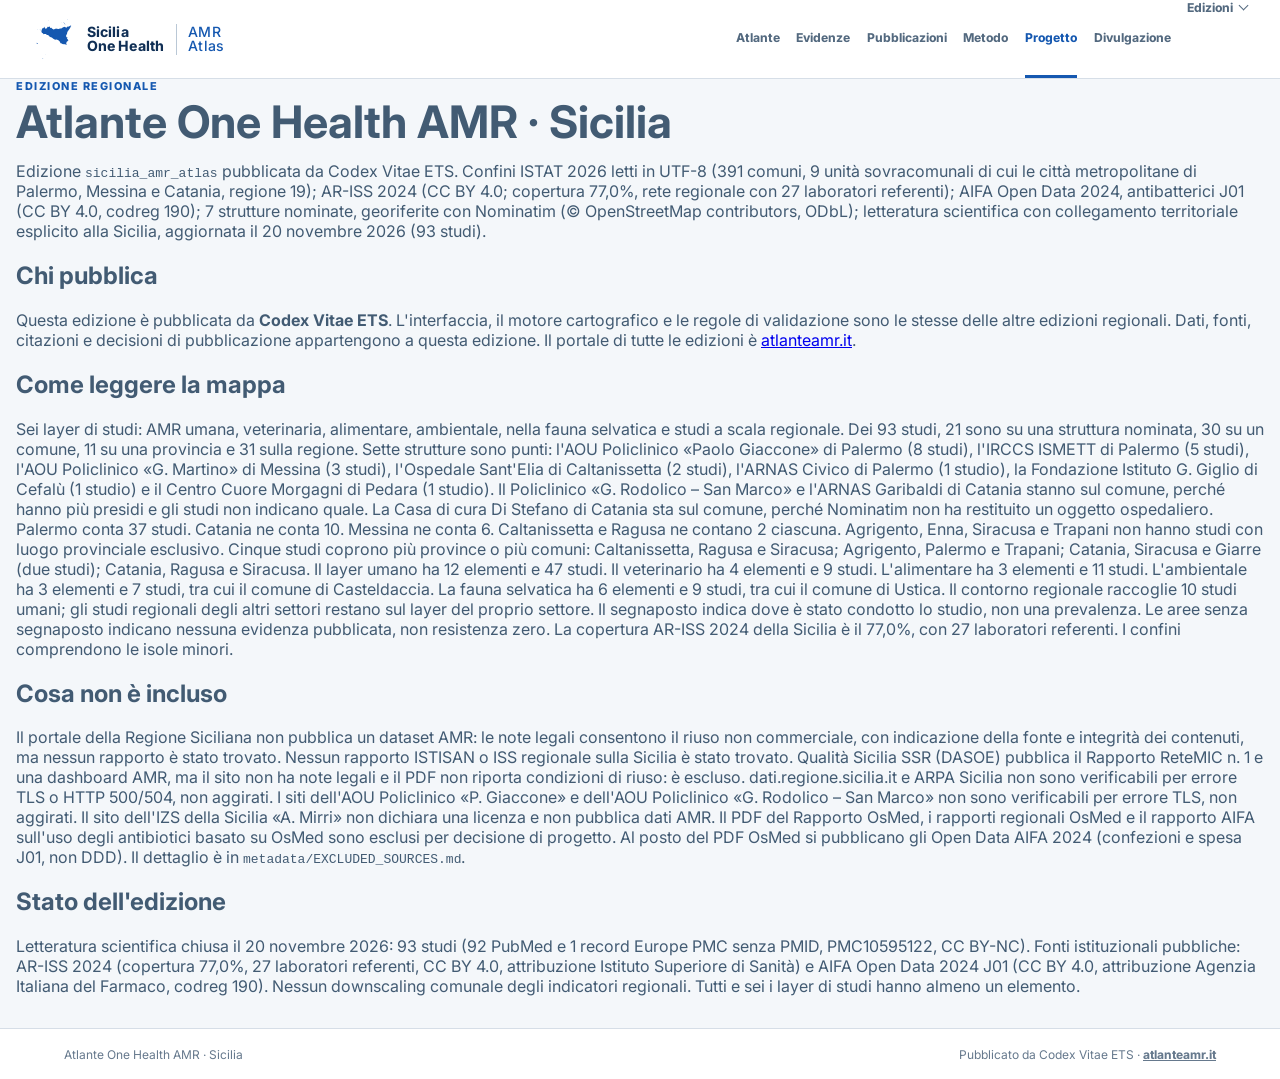
<file: about.html>
<!doctype html>
<html lang="it">
<head>
  <meta charset="utf-8"><meta name="author" content="Codex Vitae ETS">
  <meta name="viewport" content="width=device-width, initial-scale=1">
  <title>Progetto · Atlante One Health AMR · Sicilia</title>
  <link rel="icon" href="data:,">
  
  <link rel="stylesheet" href="assets/styles.css">
  <link rel="stylesheet" href="assets/regional-base.css">
</head>
<body class="evidence-page">
  <header class="global-site-header"><div class="global-header-inner"><a class="global-brand" href="index.html" aria-label="Atlante One Health AMR · Sicilia"><span class="brand-code brand-code-icon" style="--brand-icon:url('public/brand/sicilia-region-mark.svg')" aria-hidden="true">SIC</span><span class="global-brand-name">Sicilia<br>One Health</span><span class="global-brand-divider" aria-hidden="true"></span><span class="global-brand-atlas">AMR<br>Atlas</span></a><nav class="global-nav" aria-label="Navigazione principale"><a href="index.html">Atlante</a><a href="evidence.html">Evidenze</a><a href="publications.html">Pubblicazioni</a><a href="methodology.html">Metodo</a><a class="active" href="about.html">Progetto</a><a href="dissemination.html">Divulgazione</a><details class="region-menu"><summary>Edizioni</summary><div class="region-menu-panel"><a class="portal-link" href="https://atlanteamr.it/"><img src="public/brand/italia-mark.svg" alt="" aria-hidden="true"><span>Portale nazionale</span></a><a data-edition="valle-d-aosta" href="https://valle-d-aosta.atlanteamr.it/"><img src="public/brand/valle-d-aosta-region-mark.svg" alt="" aria-hidden="true">Valle d'Aosta</a><a data-edition="piemonte" href="https://piemonte.atlanteamr.it/"><img src="public/brand/piemonte-region-mark.svg" alt="" aria-hidden="true">Piemonte</a><a data-edition="lombardia" href="https://lombardia.atlanteamr.it/"><img src="public/brand/lombardia-region-mark.svg" alt="" aria-hidden="true">Lombardia</a><a data-edition="trentino-alto-adige" href="https://trentino-alto-adige.atlanteamr.it/"><img src="public/brand/trentino-alto-adige-region-mark.svg" alt="" aria-hidden="true">Trentino-Alto Adige</a><a data-edition="veneto" href="https://veneto.atlanteamr.it/"><img src="public/brand/veneto-region-mark.svg" alt="" aria-hidden="true">Veneto</a><a data-edition="friuli-venezia-giulia" href="https://friuli-venezia-giulia.atlanteamr.it/"><img src="public/brand/friuli-venezia-giulia-region-mark.svg" alt="" aria-hidden="true">Friuli Venezia Giulia</a><a data-edition="liguria" href="https://liguria.atlanteamr.it/"><img src="public/brand/liguria-region-mark.svg" alt="" aria-hidden="true">Liguria</a><a data-edition="emilia-romagna" href="https://emilia-romagna.atlanteamr.it/"><img src="public/brand/emilia-romagna-region-mark.svg" alt="" aria-hidden="true">Emilia-Romagna</a><a data-edition="toscana" href="https://toscana.atlanteamr.it/"><img src="public/brand/toscana-region-mark.svg" alt="" aria-hidden="true">Toscana</a><a data-edition="umbria" href="https://umbria.atlanteamr.it/"><img src="public/brand/umbria-region-mark.svg" alt="" aria-hidden="true">Umbria</a><a data-edition="marche" href="https://marche.atlanteamr.it/"><img src="public/brand/marche-region-mark.svg" alt="" aria-hidden="true">Marche</a><a data-edition="lazio" href="https://lazio.atlanteamr.it/"><img src="public/brand/lazio-region-mark.svg" alt="" aria-hidden="true">Lazio</a><a data-edition="abruzzo" href="https://abruzzo.atlanteamr.it/"><img src="public/brand/abruzzo-region-mark.svg" alt="" aria-hidden="true">Abruzzo</a><a data-edition="molise" href="https://molise.atlanteamr.it/"><img src="public/brand/molise-region-mark.svg" alt="" aria-hidden="true">Molise</a><a data-edition="campania" href="https://campania.atlanteamr.it/"><img src="public/brand/campania-region-mark.svg" alt="" aria-hidden="true">Campania</a><a data-edition="puglia" href="https://puglia.atlanteamr.it/"><img src="public/brand/puglia-region-mark.svg" alt="" aria-hidden="true">Puglia</a><a data-edition="basilicata" href="https://basilicata.atlanteamr.it/"><img src="public/brand/basilicata-region-mark.svg" alt="" aria-hidden="true">Basilicata</a><a data-edition="calabria" href="https://calabria.atlanteamr.it/"><img src="public/brand/calabria-region-mark.svg" alt="" aria-hidden="true">Calabria</a><span class="is-current" aria-current="page"><img src="public/brand/sicilia-region-mark.svg" alt="" aria-hidden="true"><span>Sicilia <small>Questa edizione</small></span></span><a data-edition="sardegna" href="https://sardegna.atlanteamr.it/"><img src="public/brand/sardinia-island-icon.png" alt="" aria-hidden="true" class="is-sardegna">Sardegna</a></div></details></nav></div></header>
  
  <main class="about-shell"><header class="about-hero"><p class="section-kicker">EDIZIONE REGIONALE</p><h1>Atlante One Health AMR · Sicilia</h1><p>Edizione <code>sicilia_amr_atlas</code> pubblicata da Codex Vitae ETS. Confini ISTAT 2026 letti in UTF-8 (391 comuni, 9 unità sovracomunali di cui le città metropolitane di Palermo, Messina e Catania, regione 19); AR-ISS 2024 (CC BY 4.0; copertura 77,0%, rete regionale con 27 laboratori referenti); AIFA Open Data 2024, antibatterici J01 (CC BY 4.0, codreg 190); 7 strutture nominate, georiferite con Nominatim (© OpenStreetMap contributors, ODbL); letteratura scientifica con collegamento territoriale esplicito alla Sicilia, aggiornata il 20 novembre 2026 (93 studi).</p></header><section class="about-section"><h2>Chi pubblica</h2><p>Questa edizione è pubblicata da <strong>Codex Vitae ETS</strong>. L'interfaccia, il motore cartografico e le regole di validazione sono le stesse delle altre edizioni regionali. Dati, fonti, citazioni e decisioni di pubblicazione appartengono a questa edizione. Il portale di tutte le edizioni è <a href="https://atlanteamr.it">atlanteamr.it</a>.</p></section><section class="about-section"><h2>Come leggere la mappa</h2><p>Sei layer di studi: AMR umana, veterinaria, alimentare, ambientale, nella fauna selvatica e studi a scala regionale. Dei 93 studi, 21 sono su una struttura nominata, 30 su un comune, 11 su una provincia e 31 sulla regione. Sette strutture sono punti: l'AOU Policlinico «Paolo Giaccone» di Palermo (8 studi), l'IRCCS ISMETT di Palermo (5 studi), l'AOU Policlinico «G. Martino» di Messina (3 studi), l'Ospedale Sant'Elia di Caltanissetta (2 studi), l'ARNAS Civico di Palermo (1 studio), la Fondazione Istituto G. Giglio di Cefalù (1 studio) e il Centro Cuore Morgagni di Pedara (1 studio). Il Policlinico «G. Rodolico – San Marco» e l'ARNAS Garibaldi di Catania stanno sul comune, perché hanno più presidi e gli studi non indicano quale. La Casa di cura Di Stefano di Catania sta sul comune, perché Nominatim non ha restituito un oggetto ospedaliero. Palermo conta 37 studi. Catania ne conta 10. Messina ne conta 6. Caltanissetta e Ragusa ne contano 2 ciascuna. Agrigento, Enna, Siracusa e Trapani non hanno studi con luogo provinciale esclusivo. Cinque studi coprono più province o più comuni: Caltanissetta, Ragusa e Siracusa; Agrigento, Palermo e Trapani; Catania, Siracusa e Giarre (due studi); Catania, Ragusa e Siracusa. Il layer umano ha 12 elementi e 47 studi. Il veterinario ha 4 elementi e 9 studi. L'alimentare ha 3 elementi e 11 studi. L'ambientale ha 3 elementi e 7 studi, tra cui il comune di Casteldaccia. La fauna selvatica ha 6 elementi e 9 studi, tra cui il comune di Ustica. Il contorno regionale raccoglie 10 studi umani; gli studi regionali degli altri settori restano sul layer del proprio settore. Il segnaposto indica dove è stato condotto lo studio, non una prevalenza. Le aree senza segnaposto indicano nessuna evidenza pubblicata, non resistenza zero. La copertura AR-ISS 2024 della Sicilia è il 77,0%, con 27 laboratori referenti. I confini comprendono le isole minori.</p></section><section class="about-section"><h2>Cosa non è incluso</h2><p>Il portale della Regione Siciliana non pubblica un dataset AMR: le note legali consentono il riuso non commerciale, con indicazione della fonte e integrità dei contenuti, ma nessun rapporto è stato trovato. Nessun rapporto ISTISAN o ISS regionale sulla Sicilia è stato trovato. Qualità Sicilia SSR (DASOE) pubblica il Rapporto ReteMIC n. 1 e una dashboard AMR, ma il sito non ha note legali e il PDF non riporta condizioni di riuso: è escluso. dati.regione.sicilia.it e ARPA Sicilia non sono verificabili per errore TLS o HTTP 500/504, non aggirati. I siti dell'AOU Policlinico «P. Giaccone» e dell'AOU Policlinico «G. Rodolico – San Marco» non sono verificabili per errore TLS, non aggirati. Il sito dell'IZS della Sicilia «A. Mirri» non dichiara una licenza e non pubblica dati AMR. Il PDF del Rapporto OsMed, i rapporti regionali OsMed e il rapporto AIFA sull'uso degli antibiotici basato su OsMed sono esclusi per decisione di progetto. Al posto del PDF OsMed si pubblicano gli Open Data AIFA 2024 (confezioni e spesa J01, non DDD). Il dettaglio è in <code>metadata/EXCLUDED_SOURCES.md</code>.</p></section><section class="about-section"><h2>Stato dell'edizione</h2><p>Letteratura scientifica chiusa il 20 novembre 2026: 93 studi (92 PubMed e 1 record Europe PMC senza PMID, PMC10595122, CC BY-NC). Fonti istituzionali pubbliche: AR-ISS 2024 (copertura 77,0%, 27 laboratori referenti, CC BY 4.0, attribuzione Istituto Superiore di Sanità) e AIFA Open Data 2024 J01 (CC BY 4.0, attribuzione Agenzia Italiana del Farmaco, codreg 190). Nessun downscaling comunale degli indicatori regionali. Tutti e sei i layer di studi hanno almeno un elemento.</p></section></main>
  <footer><span>Atlante One Health AMR · Sicilia</span><span>Pubblicato da Codex Vitae ETS · <a href="https://atlanteamr.it">atlanteamr.it</a></span></footer>

  <script src="atlas-config.js"></script><script src="assets/atlas-core.js"></script>
  <script src="assets/editions.js"></script>
  <script data-goatcounter="https://atlanteamr.goatcounter.com/count" async src="//gc.zgo.at/count.js"></script>
</body>
</html>
</file>
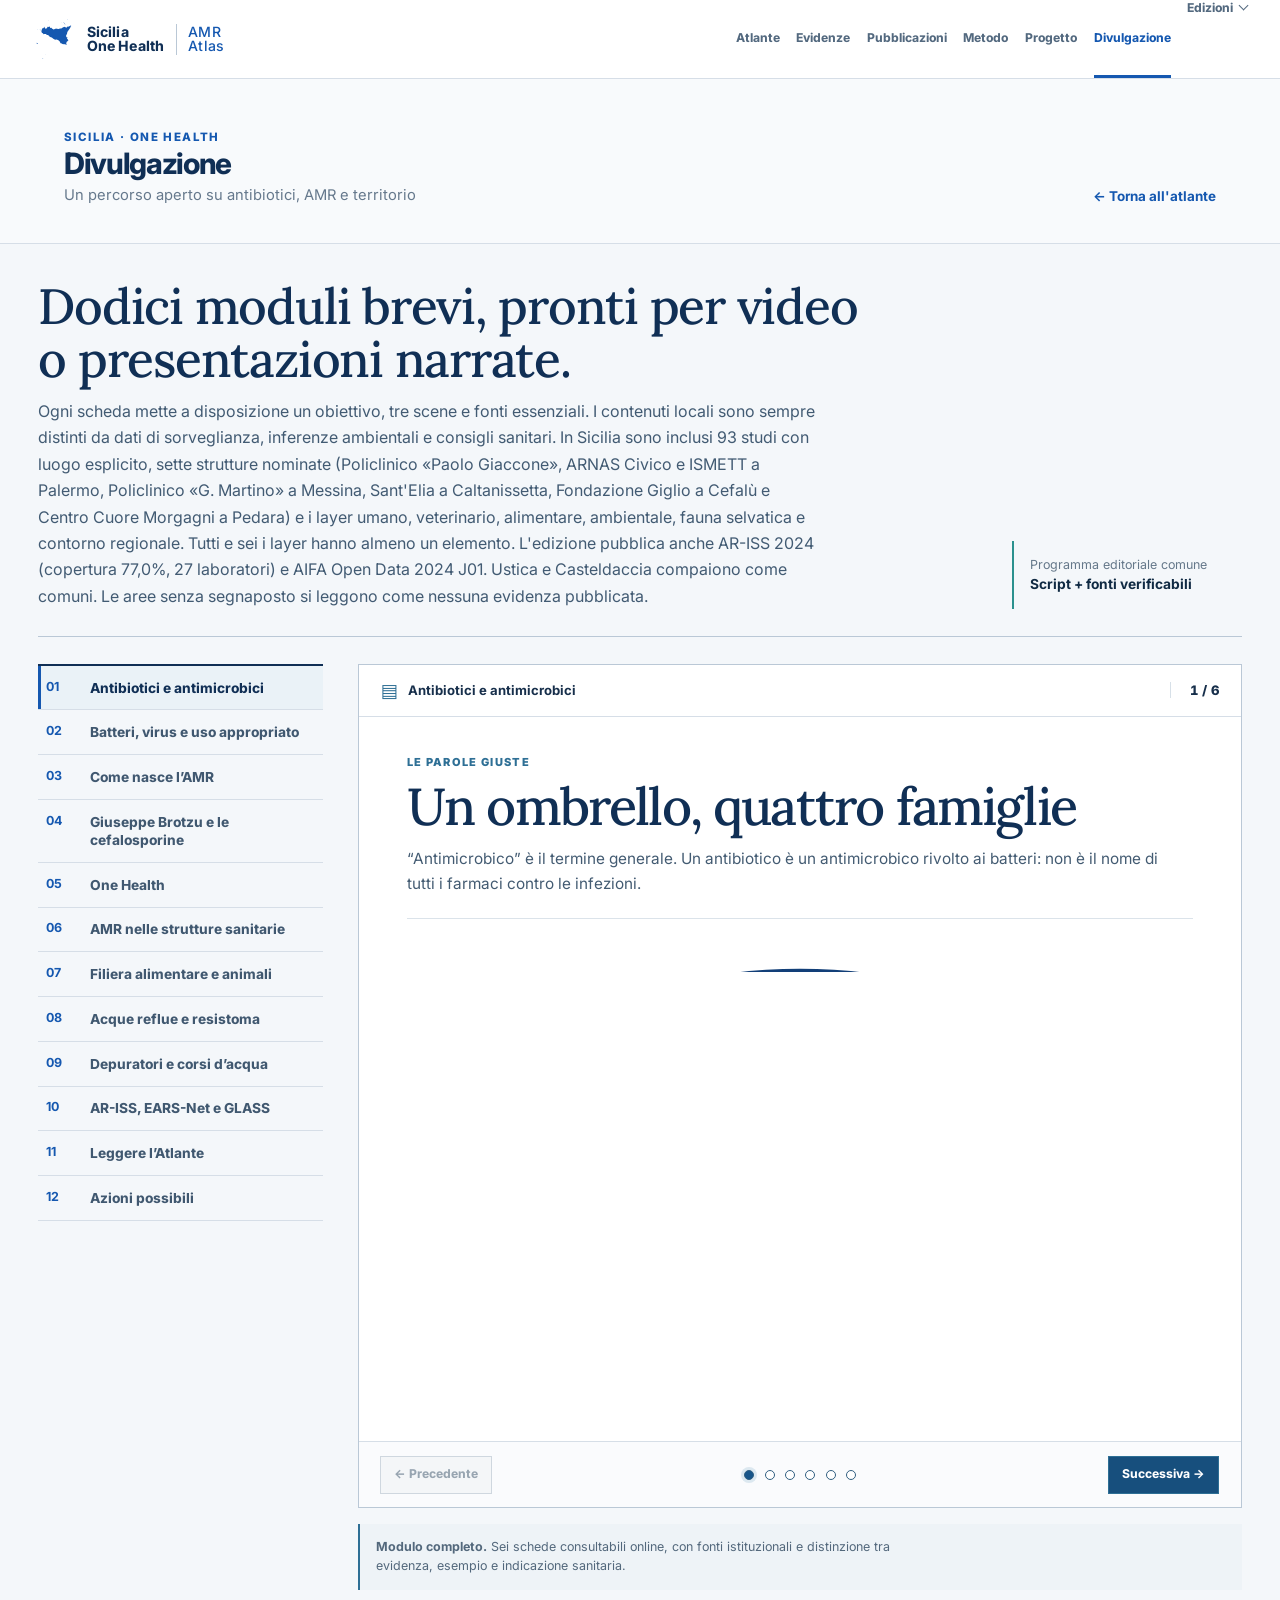
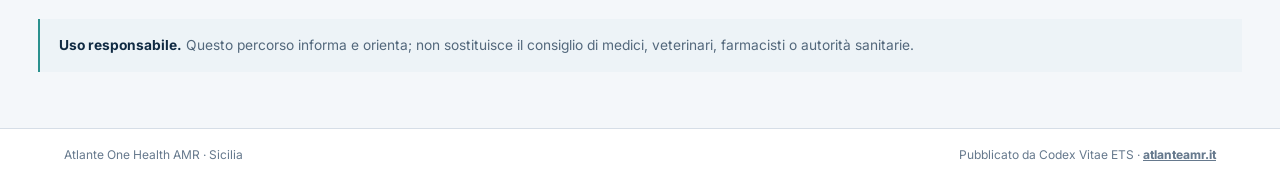
<file: dissemination.html>
<!doctype html>
<html lang="it">
<head>
  <meta charset="utf-8"><meta name="author" content="Codex Vitae ETS">
  <meta name="viewport" content="width=device-width, initial-scale=1">
  <title>Divulgazione · Atlante One Health AMR · Sicilia</title>
  <link rel="icon" href="data:,">
  <script defer src="assets/outreach-module-one.js"></script>
  <script defer src="assets/outreach-module-two.js"></script>
  <script defer src="assets/outreach-modules-three-twelve.js"></script>
  <script defer src="assets/dissemination.js"></script>
  <link rel="stylesheet" href="assets/styles.css">
  <link rel="stylesheet" href="assets/regional-base.css">
</head>
<body class="evidence-page outreach-page">
  <header class="global-site-header"><div class="global-header-inner"><a class="global-brand" href="index.html" aria-label="Atlante One Health AMR · Sicilia"><span class="brand-code brand-code-icon" style="--brand-icon:url('public/brand/sicilia-region-mark.svg')" aria-hidden="true">SIC</span><span class="global-brand-name">Sicilia<br>One Health</span><span class="global-brand-divider" aria-hidden="true"></span><span class="global-brand-atlas">AMR<br>Atlas</span></a><nav class="global-nav" aria-label="Navigazione principale"><a href="index.html">Atlante</a><a href="evidence.html">Evidenze</a><a href="publications.html">Pubblicazioni</a><a href="methodology.html">Metodo</a><a href="about.html">Progetto</a><a class="active" href="dissemination.html">Divulgazione</a><details class="region-menu"><summary>Edizioni</summary><div class="region-menu-panel"><a class="portal-link" href="https://atlanteamr.it/"><img src="public/brand/italia-mark.svg" alt="" aria-hidden="true"><span>Portale nazionale</span></a><a data-edition="valle-d-aosta" href="https://valle-d-aosta.atlanteamr.it/"><img src="public/brand/valle-d-aosta-region-mark.svg" alt="" aria-hidden="true">Valle d'Aosta</a><a data-edition="piemonte" href="https://piemonte.atlanteamr.it/"><img src="public/brand/piemonte-region-mark.svg" alt="" aria-hidden="true">Piemonte</a><a data-edition="lombardia" href="https://lombardia.atlanteamr.it/"><img src="public/brand/lombardia-region-mark.svg" alt="" aria-hidden="true">Lombardia</a><a data-edition="trentino-alto-adige" href="https://trentino-alto-adige.atlanteamr.it/"><img src="public/brand/trentino-alto-adige-region-mark.svg" alt="" aria-hidden="true">Trentino-Alto Adige</a><a data-edition="veneto" href="https://veneto.atlanteamr.it/"><img src="public/brand/veneto-region-mark.svg" alt="" aria-hidden="true">Veneto</a><a data-edition="friuli-venezia-giulia" href="https://friuli-venezia-giulia.atlanteamr.it/"><img src="public/brand/friuli-venezia-giulia-region-mark.svg" alt="" aria-hidden="true">Friuli Venezia Giulia</a><a data-edition="liguria" href="https://liguria.atlanteamr.it/"><img src="public/brand/liguria-region-mark.svg" alt="" aria-hidden="true">Liguria</a><a data-edition="emilia-romagna" href="https://emilia-romagna.atlanteamr.it/"><img src="public/brand/emilia-romagna-region-mark.svg" alt="" aria-hidden="true">Emilia-Romagna</a><a data-edition="toscana" href="https://toscana.atlanteamr.it/"><img src="public/brand/toscana-region-mark.svg" alt="" aria-hidden="true">Toscana</a><a data-edition="umbria" href="https://umbria.atlanteamr.it/"><img src="public/brand/umbria-region-mark.svg" alt="" aria-hidden="true">Umbria</a><a data-edition="marche" href="https://marche.atlanteamr.it/"><img src="public/brand/marche-region-mark.svg" alt="" aria-hidden="true">Marche</a><a data-edition="lazio" href="https://lazio.atlanteamr.it/"><img src="public/brand/lazio-region-mark.svg" alt="" aria-hidden="true">Lazio</a><a data-edition="abruzzo" href="https://abruzzo.atlanteamr.it/"><img src="public/brand/abruzzo-region-mark.svg" alt="" aria-hidden="true">Abruzzo</a><a data-edition="molise" href="https://molise.atlanteamr.it/"><img src="public/brand/molise-region-mark.svg" alt="" aria-hidden="true">Molise</a><a data-edition="campania" href="https://campania.atlanteamr.it/"><img src="public/brand/campania-region-mark.svg" alt="" aria-hidden="true">Campania</a><a data-edition="puglia" href="https://puglia.atlanteamr.it/"><img src="public/brand/puglia-region-mark.svg" alt="" aria-hidden="true">Puglia</a><a data-edition="basilicata" href="https://basilicata.atlanteamr.it/"><img src="public/brand/basilicata-region-mark.svg" alt="" aria-hidden="true">Basilicata</a><a data-edition="calabria" href="https://calabria.atlanteamr.it/"><img src="public/brand/calabria-region-mark.svg" alt="" aria-hidden="true">Calabria</a><span class="is-current" aria-current="page"><img src="public/brand/sicilia-region-mark.svg" alt="" aria-hidden="true"><span>Sicilia <small>Questa edizione</small></span></span><a data-edition="sardegna" href="https://sardegna.atlanteamr.it/"><img src="public/brand/sardinia-island-icon.png" alt="" aria-hidden="true" class="is-sardegna">Sardegna</a></div></details></nav></div></header>
  
  <header class="site-header"><div><p class="eyebrow">Sicilia · One Health</p><h1>Divulgazione</h1><p class="subtitle">Un percorso aperto su antibiotici, AMR e territorio</p></div><a class="header-back" href="index.html">← Torna all'atlante</a></header><main class="outreach-shell"><section class="outreach-intro"><div><h2>Dodici moduli brevi, pronti per video o presentazioni narrate.</h2><p>Ogni scheda mette a disposizione un obiettivo, tre scene e fonti essenziali. I contenuti locali sono sempre distinti da dati di sorveglianza, inferenze ambientali e consigli sanitari. In Sicilia sono inclusi 93 studi con luogo esplicito, sette strutture nominate (Policlinico «Paolo Giaccone», ARNAS Civico e ISMETT a Palermo, Policlinico «G. Martino» a Messina, Sant'Elia a Caltanissetta, Fondazione Giglio a Cefalù e Centro Cuore Morgagni a Pedara) e i layer umano, veterinario, alimentare, ambientale, fauna selvatica e contorno regionale. Tutti e sei i layer hanno almeno un elemento. L'edizione pubblica anche AR-ISS 2024 (copertura 77,0%, 27 laboratori) e AIFA Open Data 2024 J01. Ustica e Casteldaccia compaiono come comuni. Le aree senza segnaposto si leggono come nessuna evidenza pubblicata.</p></div><p class="outreach-status">Programma editoriale comune<br><strong>Script + fonti verificabili</strong></p></section><section class="outreach-workspace" aria-label="Percorso divulgativo"><aside id="outreach-index" class="outreach-index" aria-label="Indice dei moduli"></aside><article id="outreach-detail" class="outreach-detail" aria-live="polite"></article></section><section class="outreach-footnote"><strong>Uso responsabile.</strong> Questo percorso informa e orienta; non sostituisce il consiglio di medici, veterinari, farmacisti o autorità sanitarie.</section></main>
  <footer><span>Atlante One Health AMR · Sicilia</span><span>Pubblicato da Codex Vitae ETS · <a href="https://atlanteamr.it">atlanteamr.it</a></span></footer>

  
  <script src="assets/editions.js"></script>
  <script data-goatcounter="https://atlanteamr.goatcounter.com/count" async src="//gc.zgo.at/count.js"></script>
</body>
</html>
</file>
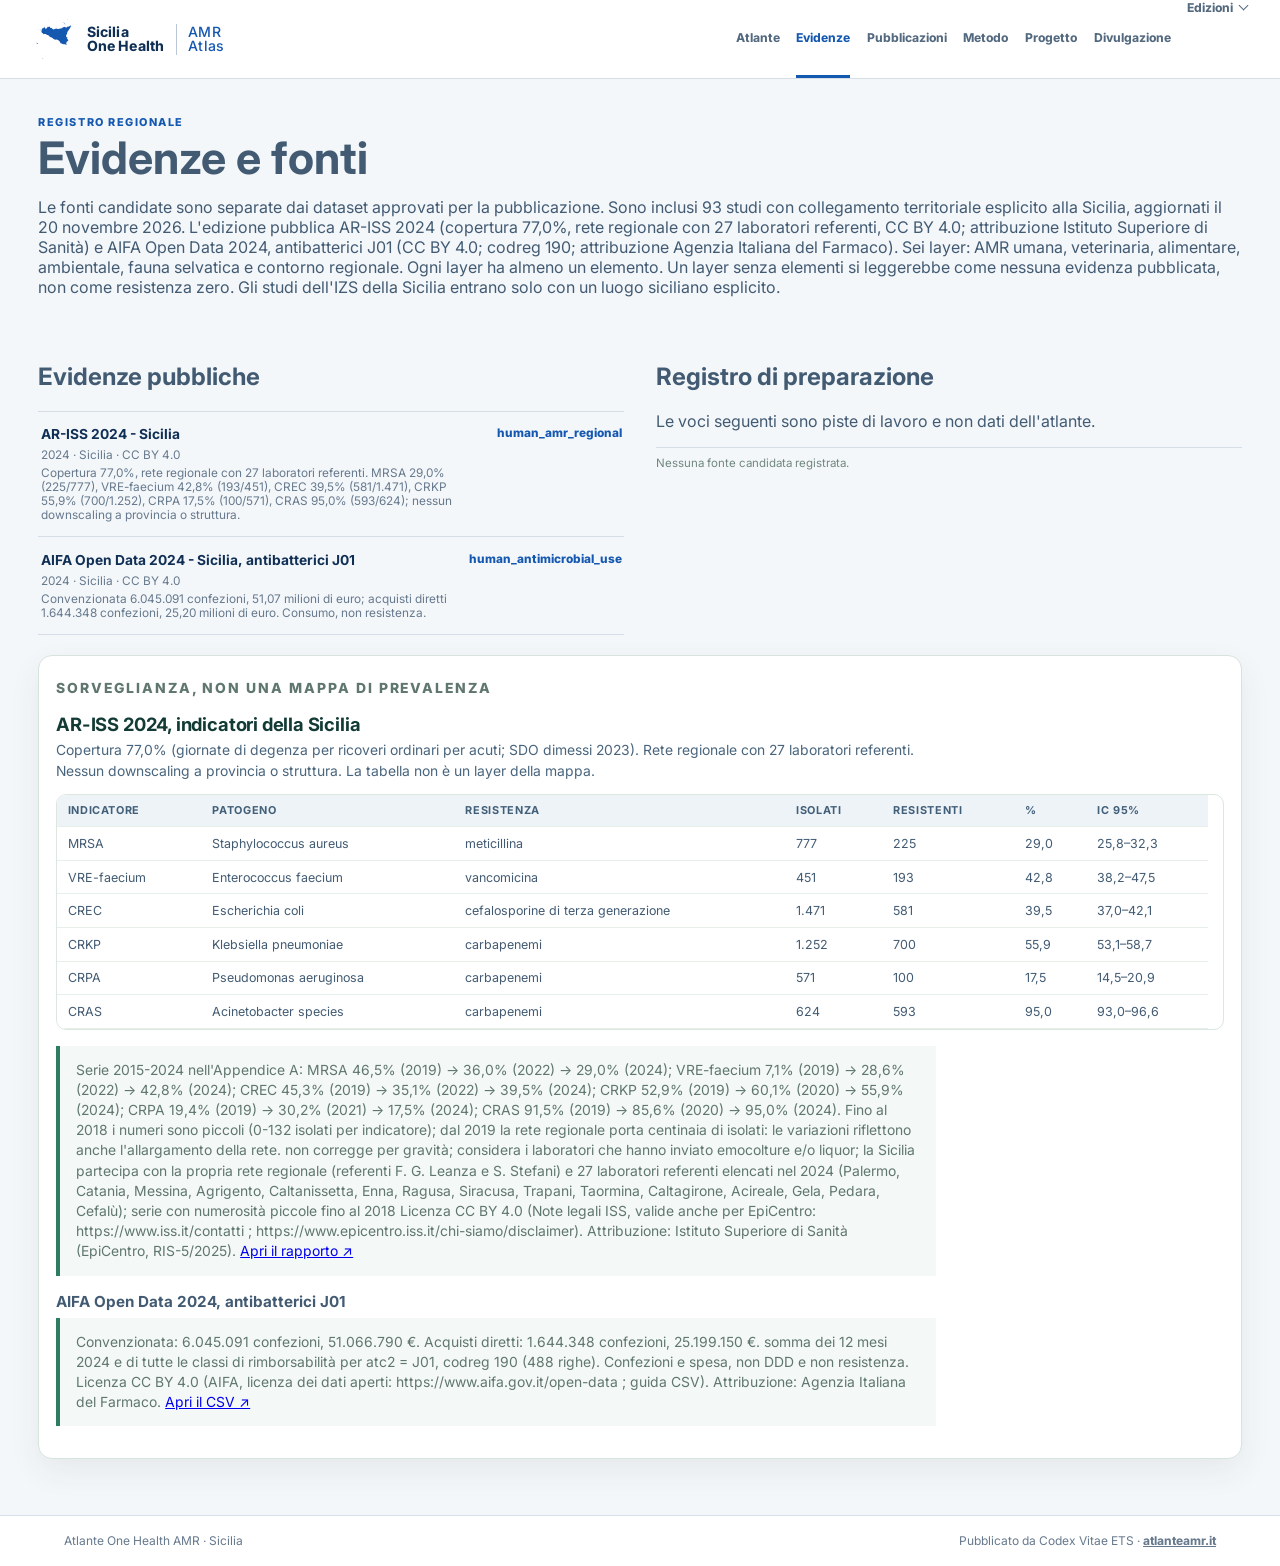
<file: evidence.html>
<!doctype html>
<html lang="it">
<head>
  <meta charset="utf-8"><meta name="author" content="Codex Vitae ETS">
  <meta name="viewport" content="width=device-width, initial-scale=1">
  <title>Evidenze · Atlante One Health AMR · Sicilia</title>
  <link rel="icon" href="data:,">
  
  <link rel="stylesheet" href="assets/styles.css">
  <link rel="stylesheet" href="assets/regional-base.css">
</head>
<body class="evidence-page">
  <header class="global-site-header"><div class="global-header-inner"><a class="global-brand" href="index.html" aria-label="Atlante One Health AMR · Sicilia"><span class="brand-code brand-code-icon" style="--brand-icon:url('public/brand/sicilia-region-mark.svg')" aria-hidden="true">SIC</span><span class="global-brand-name">Sicilia<br>One Health</span><span class="global-brand-divider" aria-hidden="true"></span><span class="global-brand-atlas">AMR<br>Atlas</span></a><nav class="global-nav" aria-label="Navigazione principale"><a href="index.html">Atlante</a><a class="active" href="evidence.html">Evidenze</a><a href="publications.html">Pubblicazioni</a><a href="methodology.html">Metodo</a><a href="about.html">Progetto</a><a href="dissemination.html">Divulgazione</a><details class="region-menu"><summary>Edizioni</summary><div class="region-menu-panel"><a class="portal-link" href="https://atlanteamr.it/"><img src="public/brand/italia-mark.svg" alt="" aria-hidden="true"><span>Portale nazionale</span></a><a data-edition="valle-d-aosta" href="https://valle-d-aosta.atlanteamr.it/"><img src="public/brand/valle-d-aosta-region-mark.svg" alt="" aria-hidden="true">Valle d'Aosta</a><a data-edition="piemonte" href="https://piemonte.atlanteamr.it/"><img src="public/brand/piemonte-region-mark.svg" alt="" aria-hidden="true">Piemonte</a><a data-edition="lombardia" href="https://lombardia.atlanteamr.it/"><img src="public/brand/lombardia-region-mark.svg" alt="" aria-hidden="true">Lombardia</a><a data-edition="trentino-alto-adige" href="https://trentino-alto-adige.atlanteamr.it/"><img src="public/brand/trentino-alto-adige-region-mark.svg" alt="" aria-hidden="true">Trentino-Alto Adige</a><a data-edition="veneto" href="https://veneto.atlanteamr.it/"><img src="public/brand/veneto-region-mark.svg" alt="" aria-hidden="true">Veneto</a><a data-edition="friuli-venezia-giulia" href="https://friuli-venezia-giulia.atlanteamr.it/"><img src="public/brand/friuli-venezia-giulia-region-mark.svg" alt="" aria-hidden="true">Friuli Venezia Giulia</a><a data-edition="liguria" href="https://liguria.atlanteamr.it/"><img src="public/brand/liguria-region-mark.svg" alt="" aria-hidden="true">Liguria</a><a data-edition="emilia-romagna" href="https://emilia-romagna.atlanteamr.it/"><img src="public/brand/emilia-romagna-region-mark.svg" alt="" aria-hidden="true">Emilia-Romagna</a><a data-edition="toscana" href="https://toscana.atlanteamr.it/"><img src="public/brand/toscana-region-mark.svg" alt="" aria-hidden="true">Toscana</a><a data-edition="umbria" href="https://umbria.atlanteamr.it/"><img src="public/brand/umbria-region-mark.svg" alt="" aria-hidden="true">Umbria</a><a data-edition="marche" href="https://marche.atlanteamr.it/"><img src="public/brand/marche-region-mark.svg" alt="" aria-hidden="true">Marche</a><a data-edition="lazio" href="https://lazio.atlanteamr.it/"><img src="public/brand/lazio-region-mark.svg" alt="" aria-hidden="true">Lazio</a><a data-edition="abruzzo" href="https://abruzzo.atlanteamr.it/"><img src="public/brand/abruzzo-region-mark.svg" alt="" aria-hidden="true">Abruzzo</a><a data-edition="molise" href="https://molise.atlanteamr.it/"><img src="public/brand/molise-region-mark.svg" alt="" aria-hidden="true">Molise</a><a data-edition="campania" href="https://campania.atlanteamr.it/"><img src="public/brand/campania-region-mark.svg" alt="" aria-hidden="true">Campania</a><a data-edition="puglia" href="https://puglia.atlanteamr.it/"><img src="public/brand/puglia-region-mark.svg" alt="" aria-hidden="true">Puglia</a><a data-edition="basilicata" href="https://basilicata.atlanteamr.it/"><img src="public/brand/basilicata-region-mark.svg" alt="" aria-hidden="true">Basilicata</a><a data-edition="calabria" href="https://calabria.atlanteamr.it/"><img src="public/brand/calabria-region-mark.svg" alt="" aria-hidden="true">Calabria</a><span class="is-current" aria-current="page"><img src="public/brand/sicilia-region-mark.svg" alt="" aria-hidden="true"><span>Sicilia <small>Questa edizione</small></span></span><a data-edition="sardegna" href="https://sardegna.atlanteamr.it/"><img src="public/brand/sardinia-island-icon.png" alt="" aria-hidden="true" class="is-sardegna">Sardegna</a></div></details></nav></div></header>
  
  <main class="evidence-shell"><header class="evidence-hero"><p class="section-kicker">REGISTRO REGIONALE</p><h1>Evidenze e fonti</h1><p>Le fonti candidate sono separate dai dataset approvati per la pubblicazione. Sono inclusi 93 studi con collegamento territoriale esplicito alla Sicilia, aggiornati il 20 novembre 2026. L'edizione pubblica AR-ISS 2024 (copertura 77,0%, rete regionale con 27 laboratori referenti, CC BY 4.0; attribuzione Istituto Superiore di Sanità) e AIFA Open Data 2024, antibatterici J01 (CC BY 4.0; codreg 190; attribuzione Agenzia Italiana del Farmaco). Sei layer: AMR umana, veterinaria, alimentare, ambientale, fauna selvatica e contorno regionale. Ogni layer ha almeno un elemento. Un layer senza elementi si leggerebbe come nessuna evidenza pubblicata, non come resistenza zero. Gli studi dell'IZS della Sicilia entrano solo con un luogo siciliano esplicito.</p></header><section id="evidence-root"><p>Caricamento catalogo...</p></section></main>
  <footer><span>Atlante One Health AMR · Sicilia</span><span>Pubblicato da Codex Vitae ETS · <a href="https://atlanteamr.it">atlanteamr.it</a></span></footer>

  <script src="atlas-config.js"></script><script src="assets/atlas-core.js"></script><script src="assets/ar-iss-indicators.js"></script>
  <script src="assets/editions.js"></script>
  <script data-goatcounter="https://atlanteamr.goatcounter.com/count" async src="//gc.zgo.at/count.js"></script>
</body>
</html>
</file>
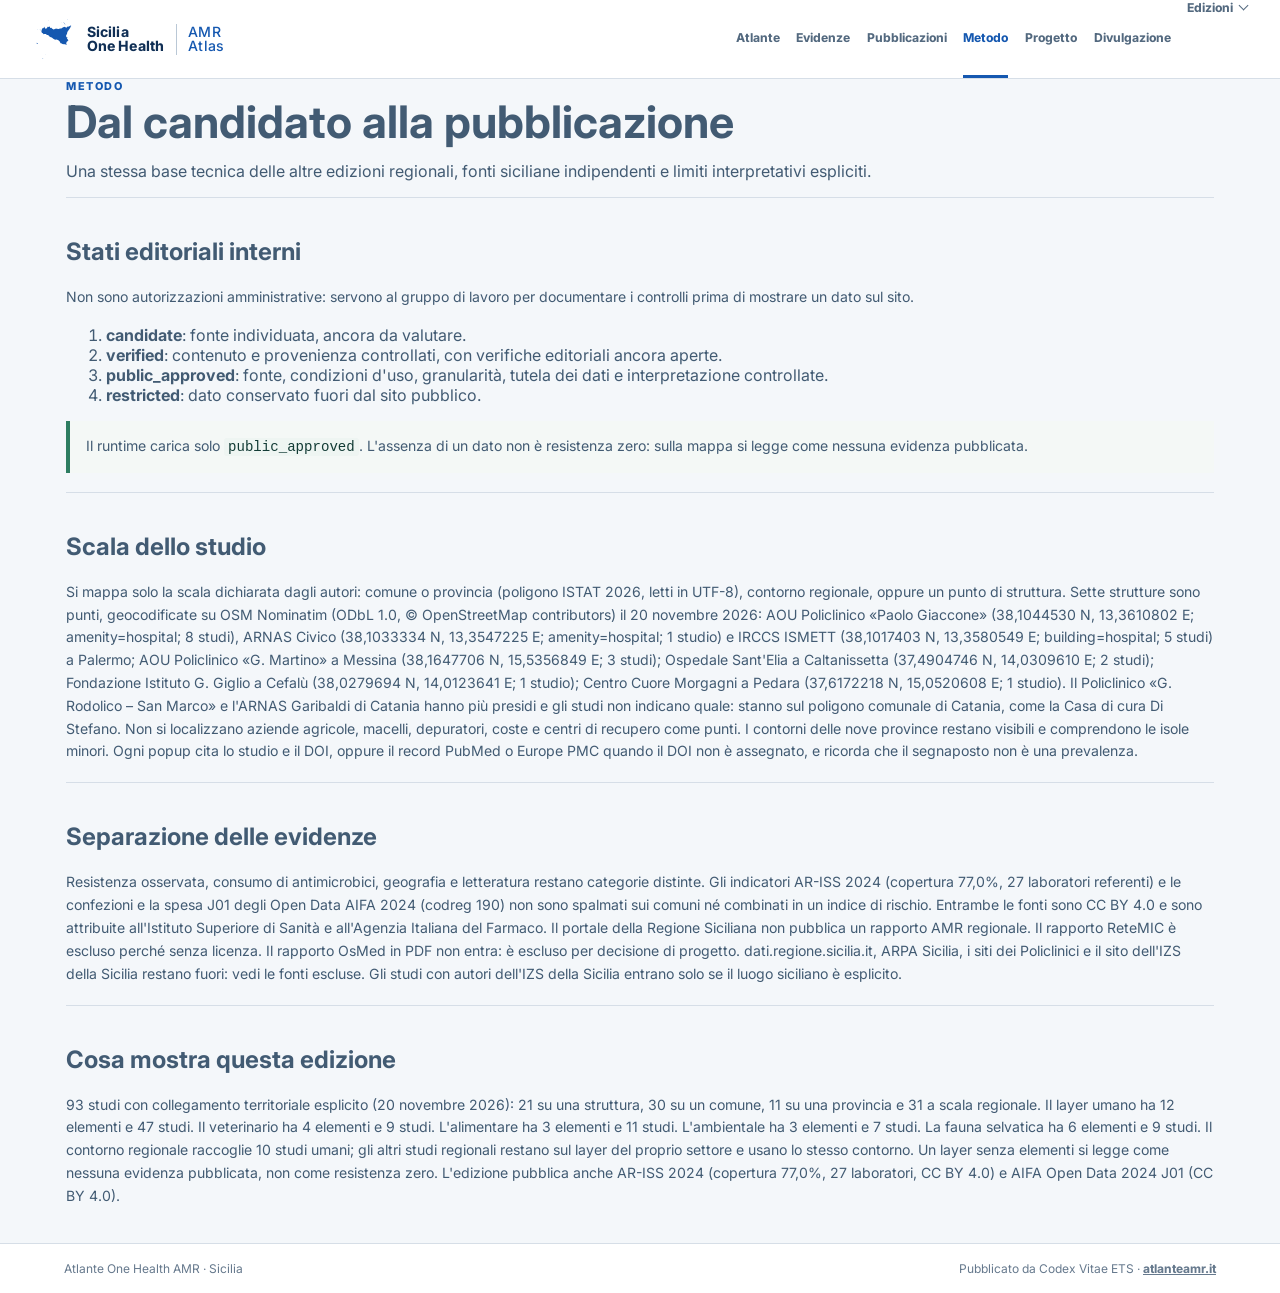
<file: methodology.html>
<!doctype html>
<html lang="it">
<head>
  <meta charset="utf-8"><meta name="author" content="Codex Vitae ETS">
  <meta name="viewport" content="width=device-width, initial-scale=1">
  <title>Metodo · Atlante One Health AMR · Sicilia</title>
  <link rel="icon" href="data:,">
  
  <link rel="stylesheet" href="assets/styles.css">
  <link rel="stylesheet" href="assets/regional-base.css">
</head>
<body class="evidence-page">
  <header class="global-site-header"><div class="global-header-inner"><a class="global-brand" href="index.html" aria-label="Atlante One Health AMR · Sicilia"><span class="brand-code brand-code-icon" style="--brand-icon:url('public/brand/sicilia-region-mark.svg')" aria-hidden="true">SIC</span><span class="global-brand-name">Sicilia<br>One Health</span><span class="global-brand-divider" aria-hidden="true"></span><span class="global-brand-atlas">AMR<br>Atlas</span></a><nav class="global-nav" aria-label="Navigazione principale"><a href="index.html">Atlante</a><a href="evidence.html">Evidenze</a><a href="publications.html">Pubblicazioni</a><a class="active" href="methodology.html">Metodo</a><a href="about.html">Progetto</a><a href="dissemination.html">Divulgazione</a><details class="region-menu"><summary>Edizioni</summary><div class="region-menu-panel"><a class="portal-link" href="https://atlanteamr.it/"><img src="public/brand/italia-mark.svg" alt="" aria-hidden="true"><span>Portale nazionale</span></a><a data-edition="valle-d-aosta" href="https://valle-d-aosta.atlanteamr.it/"><img src="public/brand/valle-d-aosta-region-mark.svg" alt="" aria-hidden="true">Valle d'Aosta</a><a data-edition="piemonte" href="https://piemonte.atlanteamr.it/"><img src="public/brand/piemonte-region-mark.svg" alt="" aria-hidden="true">Piemonte</a><a data-edition="lombardia" href="https://lombardia.atlanteamr.it/"><img src="public/brand/lombardia-region-mark.svg" alt="" aria-hidden="true">Lombardia</a><a data-edition="trentino-alto-adige" href="https://trentino-alto-adige.atlanteamr.it/"><img src="public/brand/trentino-alto-adige-region-mark.svg" alt="" aria-hidden="true">Trentino-Alto Adige</a><a data-edition="veneto" href="https://veneto.atlanteamr.it/"><img src="public/brand/veneto-region-mark.svg" alt="" aria-hidden="true">Veneto</a><a data-edition="friuli-venezia-giulia" href="https://friuli-venezia-giulia.atlanteamr.it/"><img src="public/brand/friuli-venezia-giulia-region-mark.svg" alt="" aria-hidden="true">Friuli Venezia Giulia</a><a data-edition="liguria" href="https://liguria.atlanteamr.it/"><img src="public/brand/liguria-region-mark.svg" alt="" aria-hidden="true">Liguria</a><a data-edition="emilia-romagna" href="https://emilia-romagna.atlanteamr.it/"><img src="public/brand/emilia-romagna-region-mark.svg" alt="" aria-hidden="true">Emilia-Romagna</a><a data-edition="toscana" href="https://toscana.atlanteamr.it/"><img src="public/brand/toscana-region-mark.svg" alt="" aria-hidden="true">Toscana</a><a data-edition="umbria" href="https://umbria.atlanteamr.it/"><img src="public/brand/umbria-region-mark.svg" alt="" aria-hidden="true">Umbria</a><a data-edition="marche" href="https://marche.atlanteamr.it/"><img src="public/brand/marche-region-mark.svg" alt="" aria-hidden="true">Marche</a><a data-edition="lazio" href="https://lazio.atlanteamr.it/"><img src="public/brand/lazio-region-mark.svg" alt="" aria-hidden="true">Lazio</a><a data-edition="abruzzo" href="https://abruzzo.atlanteamr.it/"><img src="public/brand/abruzzo-region-mark.svg" alt="" aria-hidden="true">Abruzzo</a><a data-edition="molise" href="https://molise.atlanteamr.it/"><img src="public/brand/molise-region-mark.svg" alt="" aria-hidden="true">Molise</a><a data-edition="campania" href="https://campania.atlanteamr.it/"><img src="public/brand/campania-region-mark.svg" alt="" aria-hidden="true">Campania</a><a data-edition="puglia" href="https://puglia.atlanteamr.it/"><img src="public/brand/puglia-region-mark.svg" alt="" aria-hidden="true">Puglia</a><a data-edition="basilicata" href="https://basilicata.atlanteamr.it/"><img src="public/brand/basilicata-region-mark.svg" alt="" aria-hidden="true">Basilicata</a><a data-edition="calabria" href="https://calabria.atlanteamr.it/"><img src="public/brand/calabria-region-mark.svg" alt="" aria-hidden="true">Calabria</a><span class="is-current" aria-current="page"><img src="public/brand/sicilia-region-mark.svg" alt="" aria-hidden="true"><span>Sicilia <small>Questa edizione</small></span></span><a data-edition="sardegna" href="https://sardegna.atlanteamr.it/"><img src="public/brand/sardinia-island-icon.png" alt="" aria-hidden="true" class="is-sardegna">Sardegna</a></div></details></nav></div></header>
  
  <main class="method-shell"><header class="method-hero"><p class="section-kicker">METODO</p><h1>Dal candidato alla pubblicazione</h1><p>Una stessa base tecnica delle altre edizioni regionali, fonti siciliane indipendenti e limiti interpretativi espliciti.</p></header><section class="method-section"><h2>Stati editoriali interni</h2><p>Non sono autorizzazioni amministrative: servono al gruppo di lavoro per documentare i controlli prima di mostrare un dato sul sito.</p><ol><li><strong>candidate</strong>: fonte individuata, ancora da valutare.</li><li><strong>verified</strong>: contenuto e provenienza controllati, con verifiche editoriali ancora aperte.</li><li><strong>public_approved</strong>: fonte, condizioni d'uso, granularità, tutela dei dati e interpretazione controllate.</li><li><strong>restricted</strong>: dato conservato fuori dal sito pubblico.</li></ol><p class="governance-note">Il runtime carica solo <code>public_approved</code>. L'assenza di un dato non è resistenza zero: sulla mappa si legge come nessuna evidenza pubblicata.</p></section><section class="method-section"><h2>Scala dello studio</h2><p>Si mappa solo la scala dichiarata dagli autori: comune o provincia (poligono ISTAT 2026, letti in UTF-8), contorno regionale, oppure un punto di struttura. Sette strutture sono punti, geocodificate su OSM Nominatim (ODbL 1.0, © OpenStreetMap contributors) il 20 novembre 2026: AOU Policlinico «Paolo Giaccone» (38,1044530 N, 13,3610802 E; amenity=hospital; 8 studi), ARNAS Civico (38,1033334 N, 13,3547225 E; amenity=hospital; 1 studio) e IRCCS ISMETT (38,1017403 N, 13,3580549 E; building=hospital; 5 studi) a Palermo; AOU Policlinico «G. Martino» a Messina (38,1647706 N, 15,5356849 E; 3 studi); Ospedale Sant'Elia a Caltanissetta (37,4904746 N, 14,0309610 E; 2 studi); Fondazione Istituto G. Giglio a Cefalù (38,0279694 N, 14,0123641 E; 1 studio); Centro Cuore Morgagni a Pedara (37,6172218 N, 15,0520608 E; 1 studio). Il Policlinico «G. Rodolico – San Marco» e l'ARNAS Garibaldi di Catania hanno più presidi e gli studi non indicano quale: stanno sul poligono comunale di Catania, come la Casa di cura Di Stefano. Non si localizzano aziende agricole, macelli, depuratori, coste e centri di recupero come punti. I contorni delle nove province restano visibili e comprendono le isole minori. Ogni popup cita lo studio e il DOI, oppure il record PubMed o Europe PMC quando il DOI non è assegnato, e ricorda che il segnaposto non è una prevalenza.</p></section><section class="method-section"><h2>Separazione delle evidenze</h2><p>Resistenza osservata, consumo di antimicrobici, geografia e letteratura restano categorie distinte. Gli indicatori AR-ISS 2024 (copertura 77,0%, 27 laboratori referenti) e le confezioni e la spesa J01 degli Open Data AIFA 2024 (codreg 190) non sono spalmati sui comuni né combinati in un indice di rischio. Entrambe le fonti sono CC BY 4.0 e sono attribuite all'Istituto Superiore di Sanità e all'Agenzia Italiana del Farmaco. Il portale della Regione Siciliana non pubblica un rapporto AMR regionale. Il rapporto ReteMIC è escluso perché senza licenza. Il rapporto OsMed in PDF non entra: è escluso per decisione di progetto. dati.regione.sicilia.it, ARPA Sicilia, i siti dei Policlinici e il sito dell'IZS della Sicilia restano fuori: vedi le fonti escluse. Gli studi con autori dell'IZS della Sicilia entrano solo se il luogo siciliano è esplicito.</p></section><section class="method-section"><h2>Cosa mostra questa edizione</h2><p>93 studi con collegamento territoriale esplicito (20 novembre 2026): 21 su una struttura, 30 su un comune, 11 su una provincia e 31 a scala regionale. Il layer umano ha 12 elementi e 47 studi. Il veterinario ha 4 elementi e 9 studi. L'alimentare ha 3 elementi e 11 studi. L'ambientale ha 3 elementi e 7 studi. La fauna selvatica ha 6 elementi e 9 studi. Il contorno regionale raccoglie 10 studi umani; gli altri studi regionali restano sul layer del proprio settore e usano lo stesso contorno. Un layer senza elementi si legge come nessuna evidenza pubblicata, non come resistenza zero. L'edizione pubblica anche AR-ISS 2024 (copertura 77,0%, 27 laboratori, CC BY 4.0) e AIFA Open Data 2024 J01 (CC BY 4.0).</p></section></main>
  <footer><span>Atlante One Health AMR · Sicilia</span><span>Pubblicato da Codex Vitae ETS · <a href="https://atlanteamr.it">atlanteamr.it</a></span></footer>

  <script src="atlas-config.js"></script><script src="assets/atlas-core.js"></script>
  <script src="assets/editions.js"></script>
  <script data-goatcounter="https://atlanteamr.goatcounter.com/count" async src="//gc.zgo.at/count.js"></script>
</body>
</html>
</file>
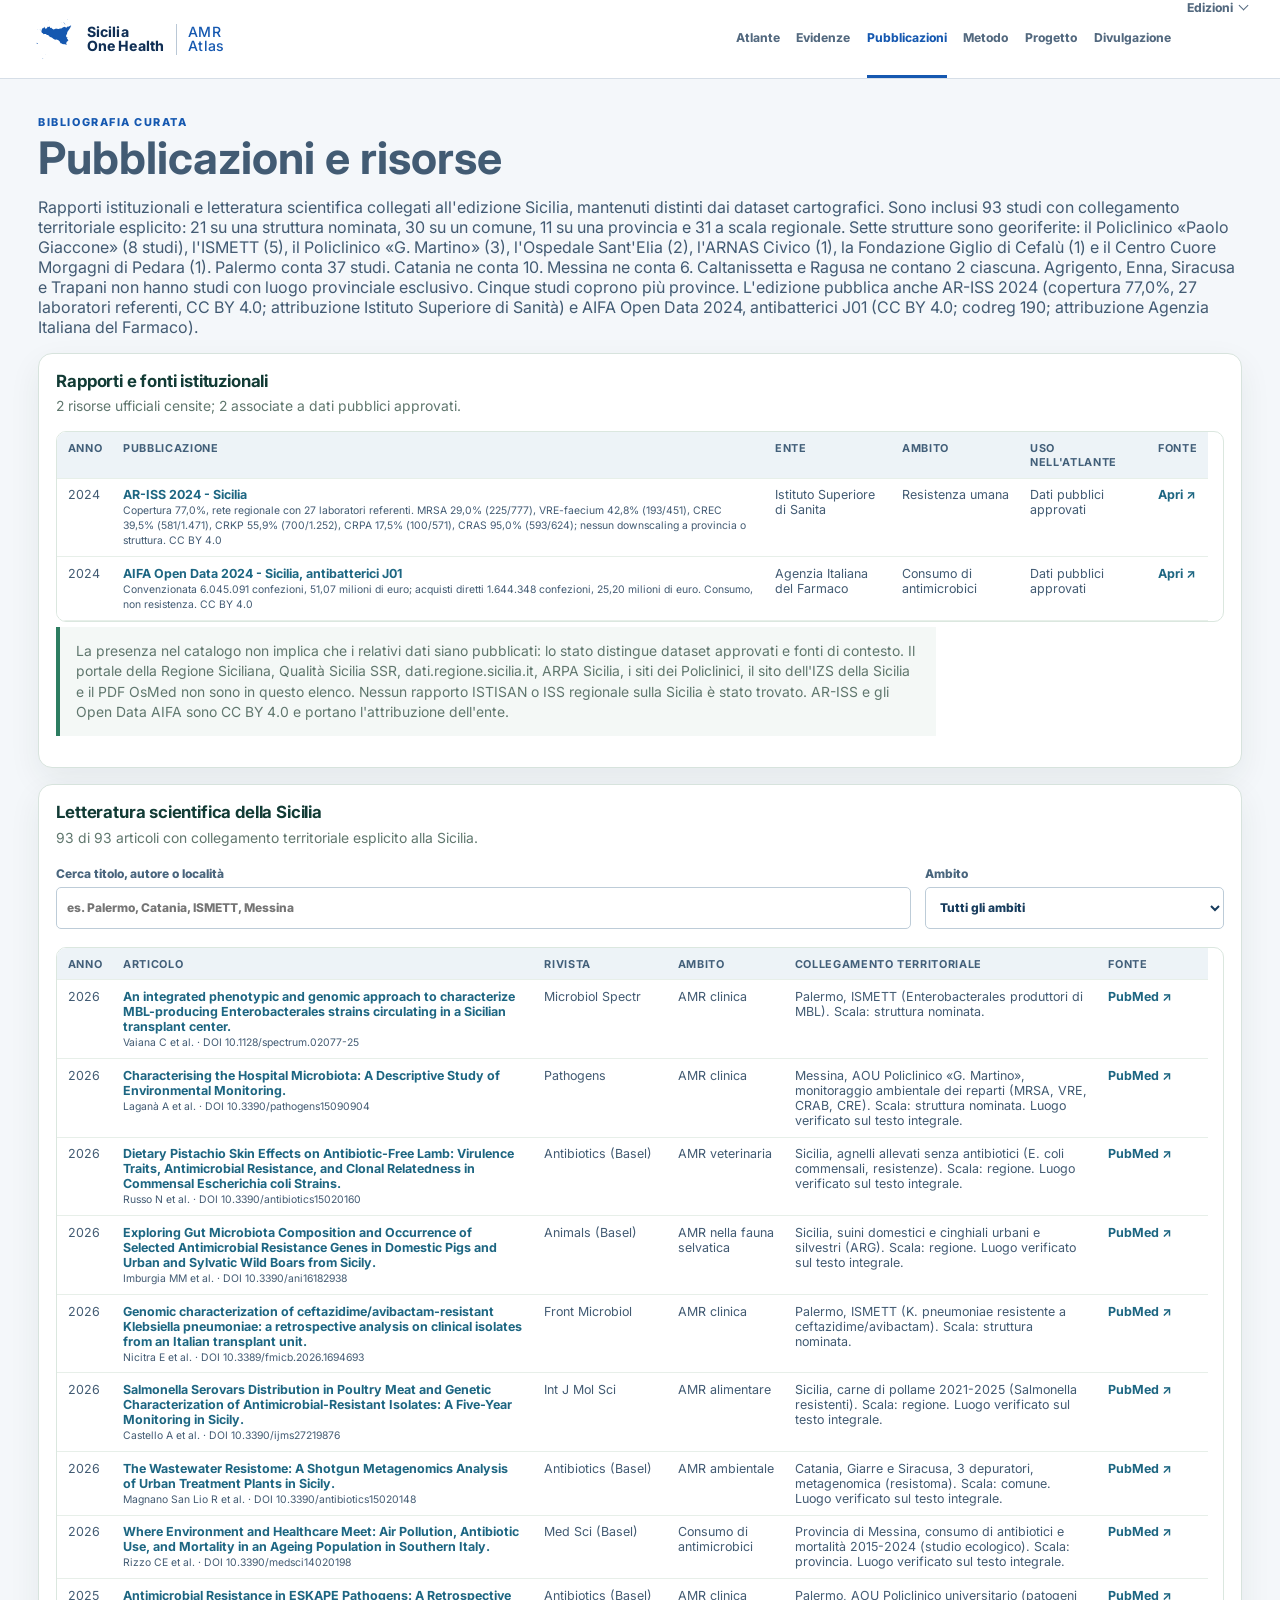
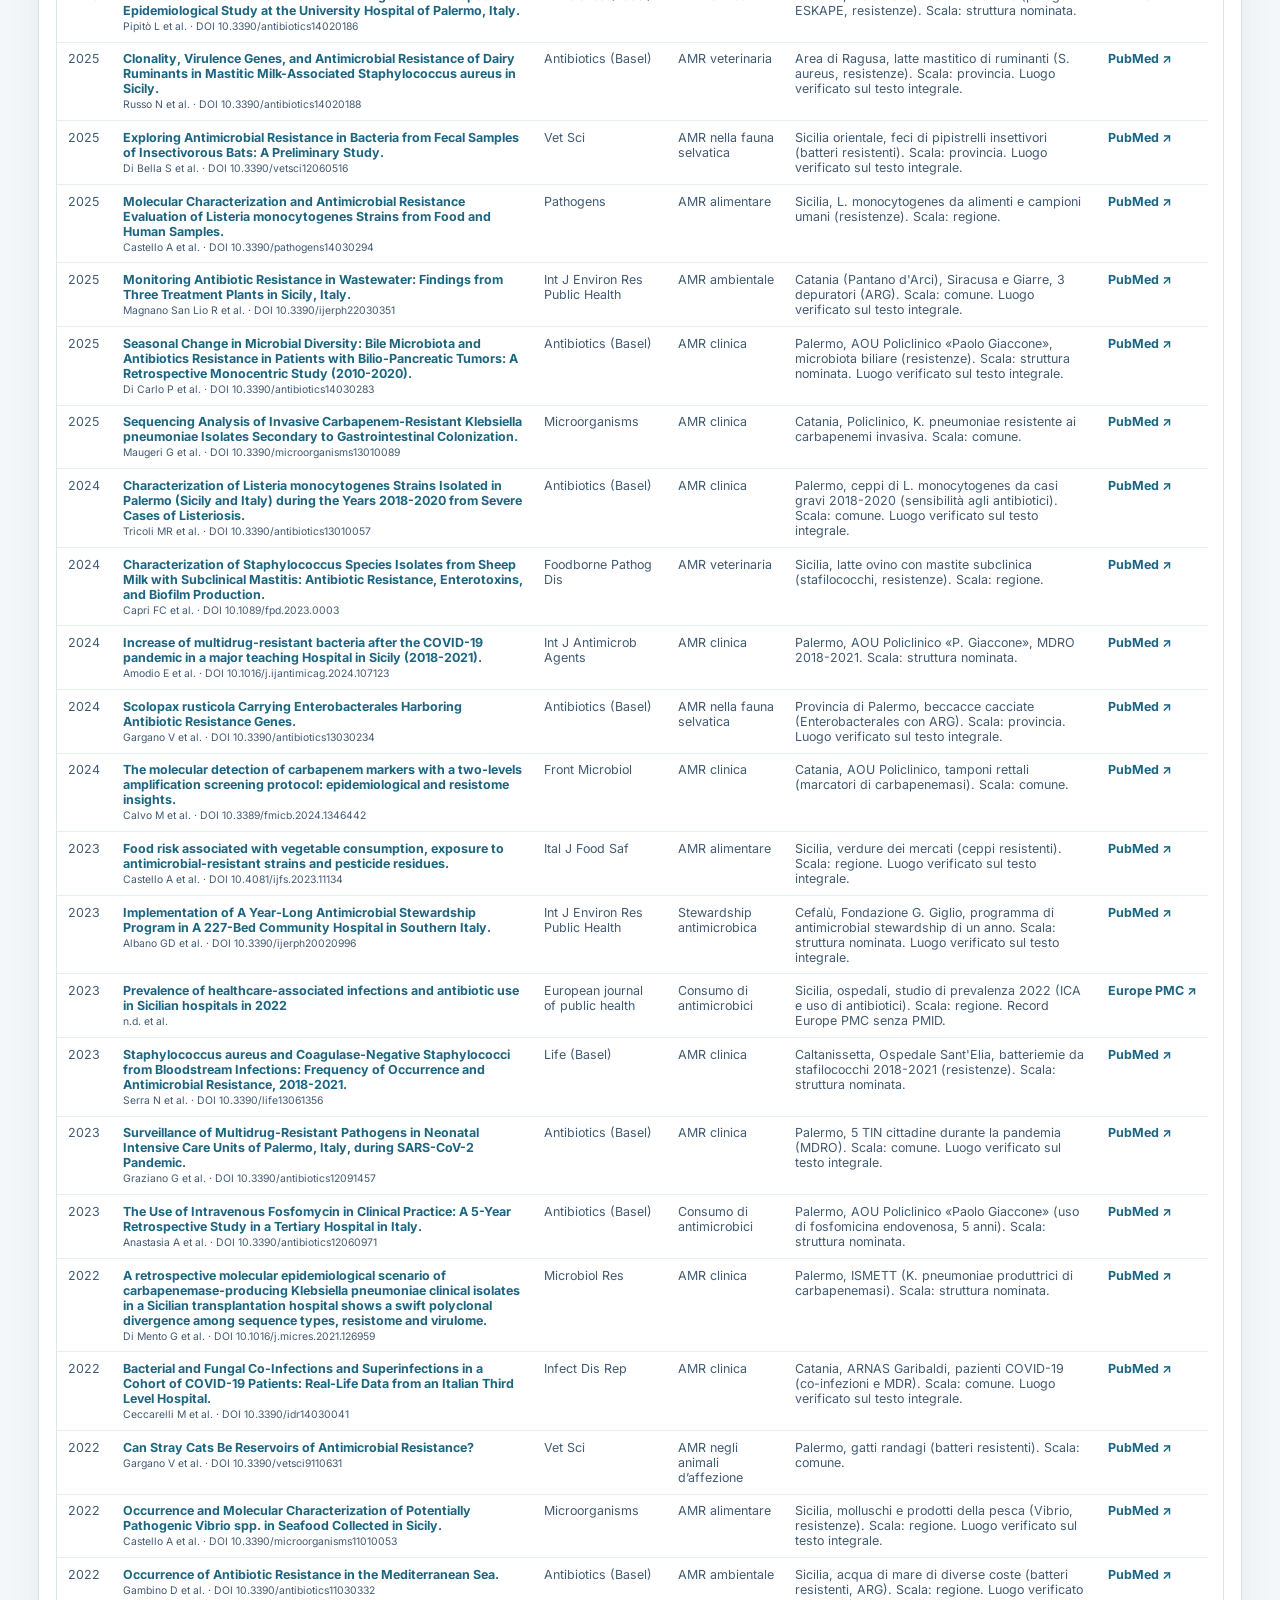
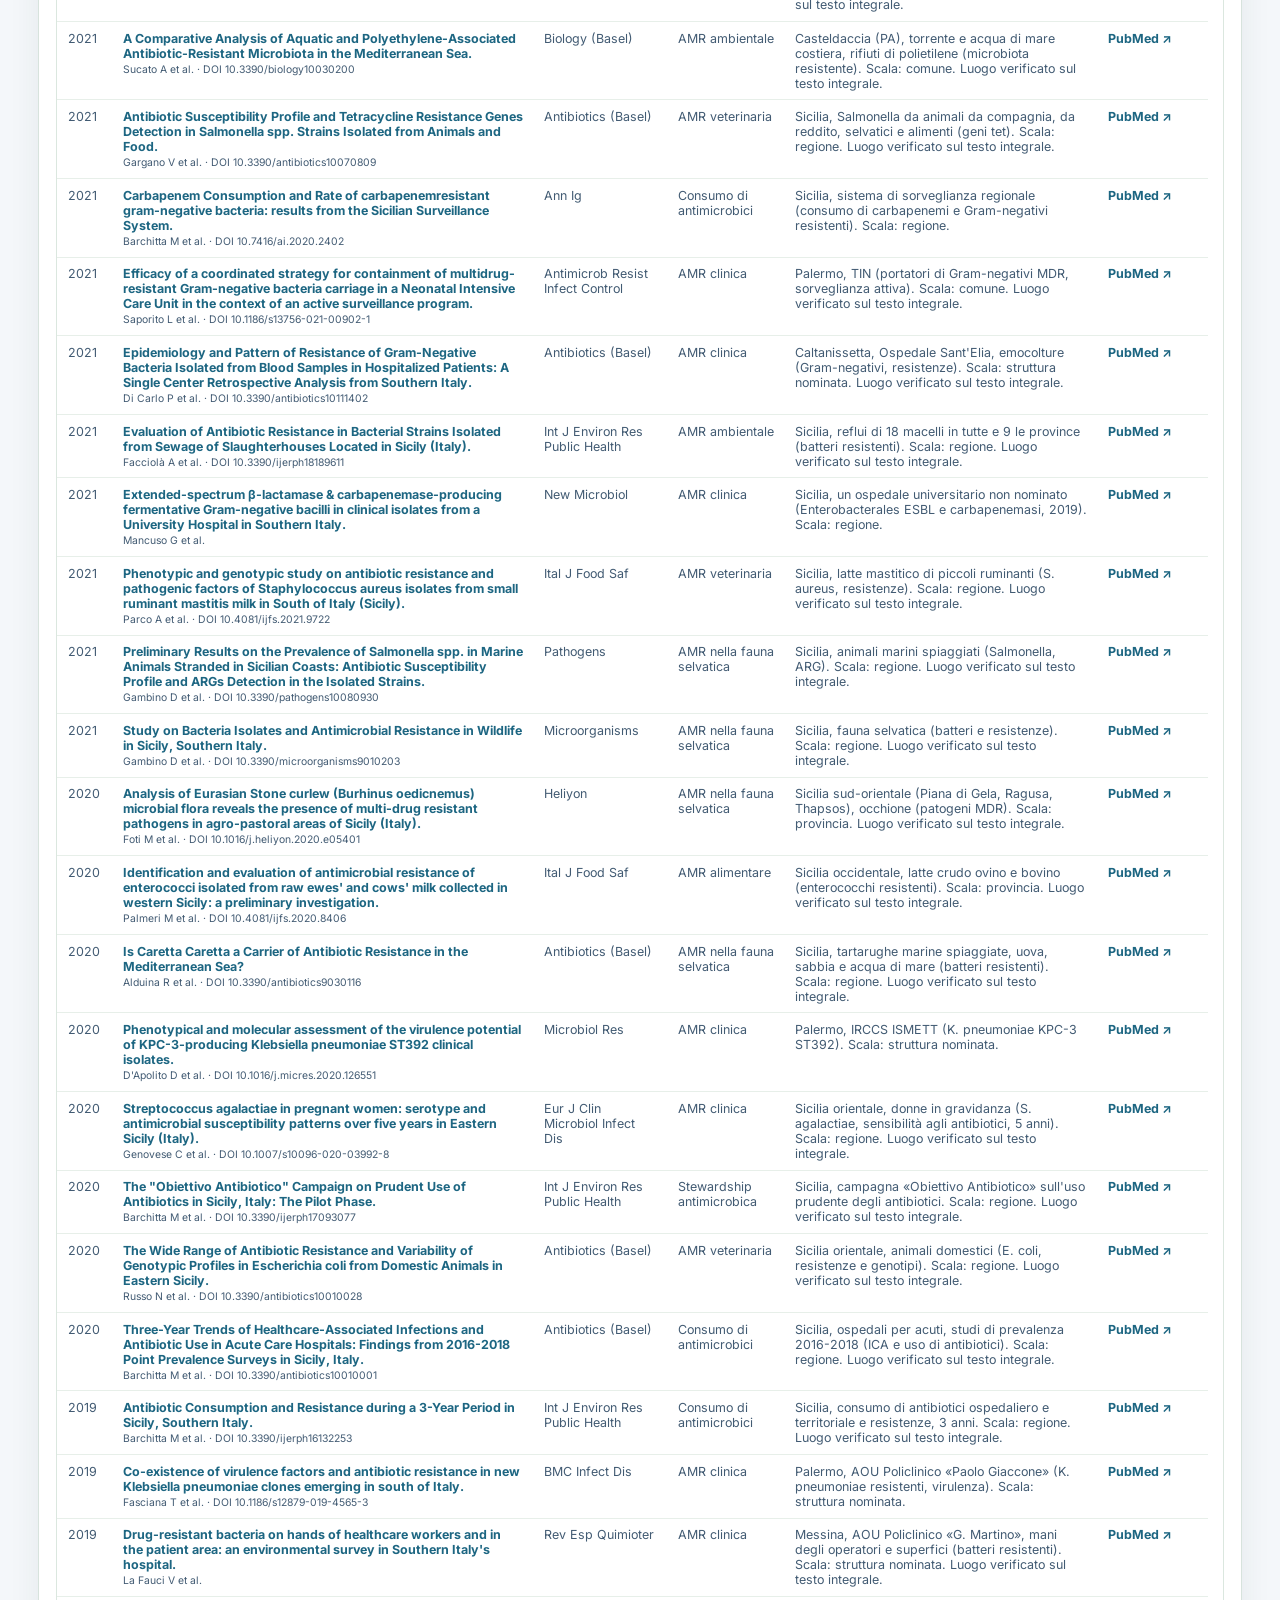
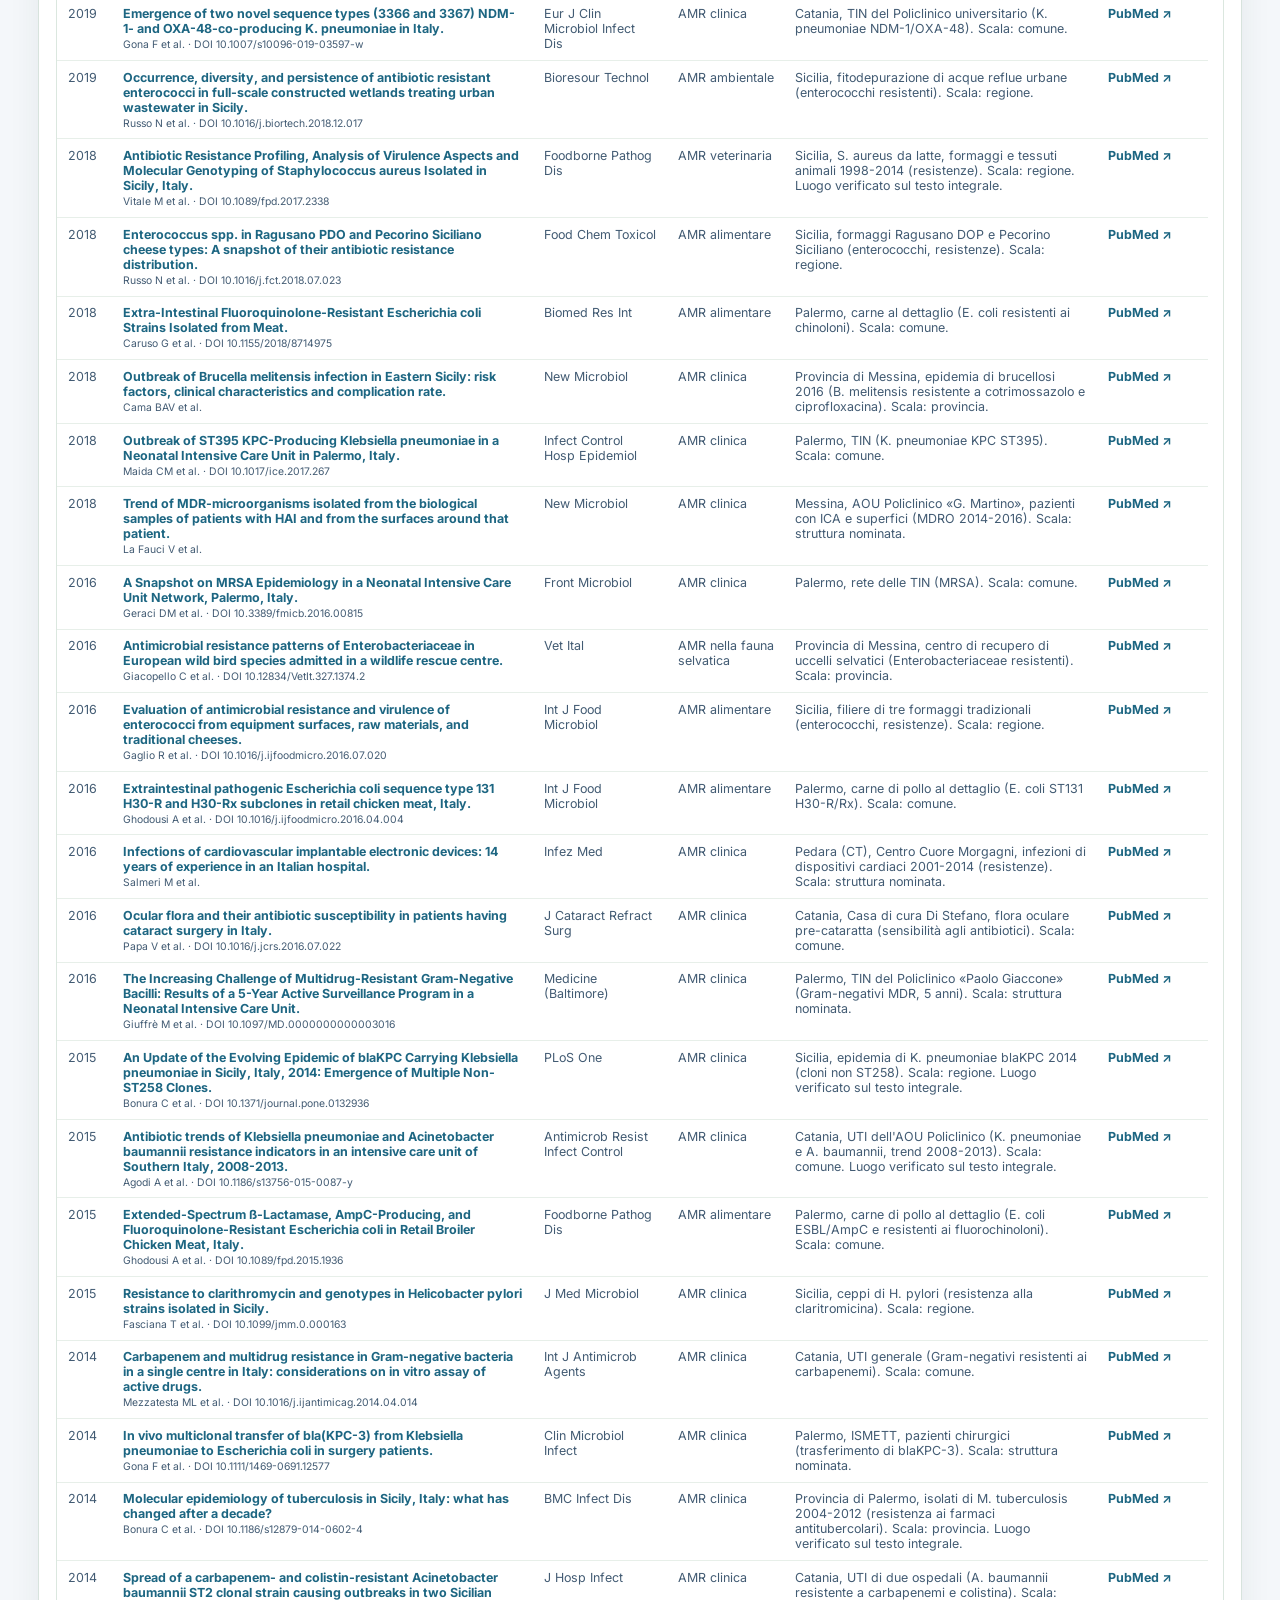
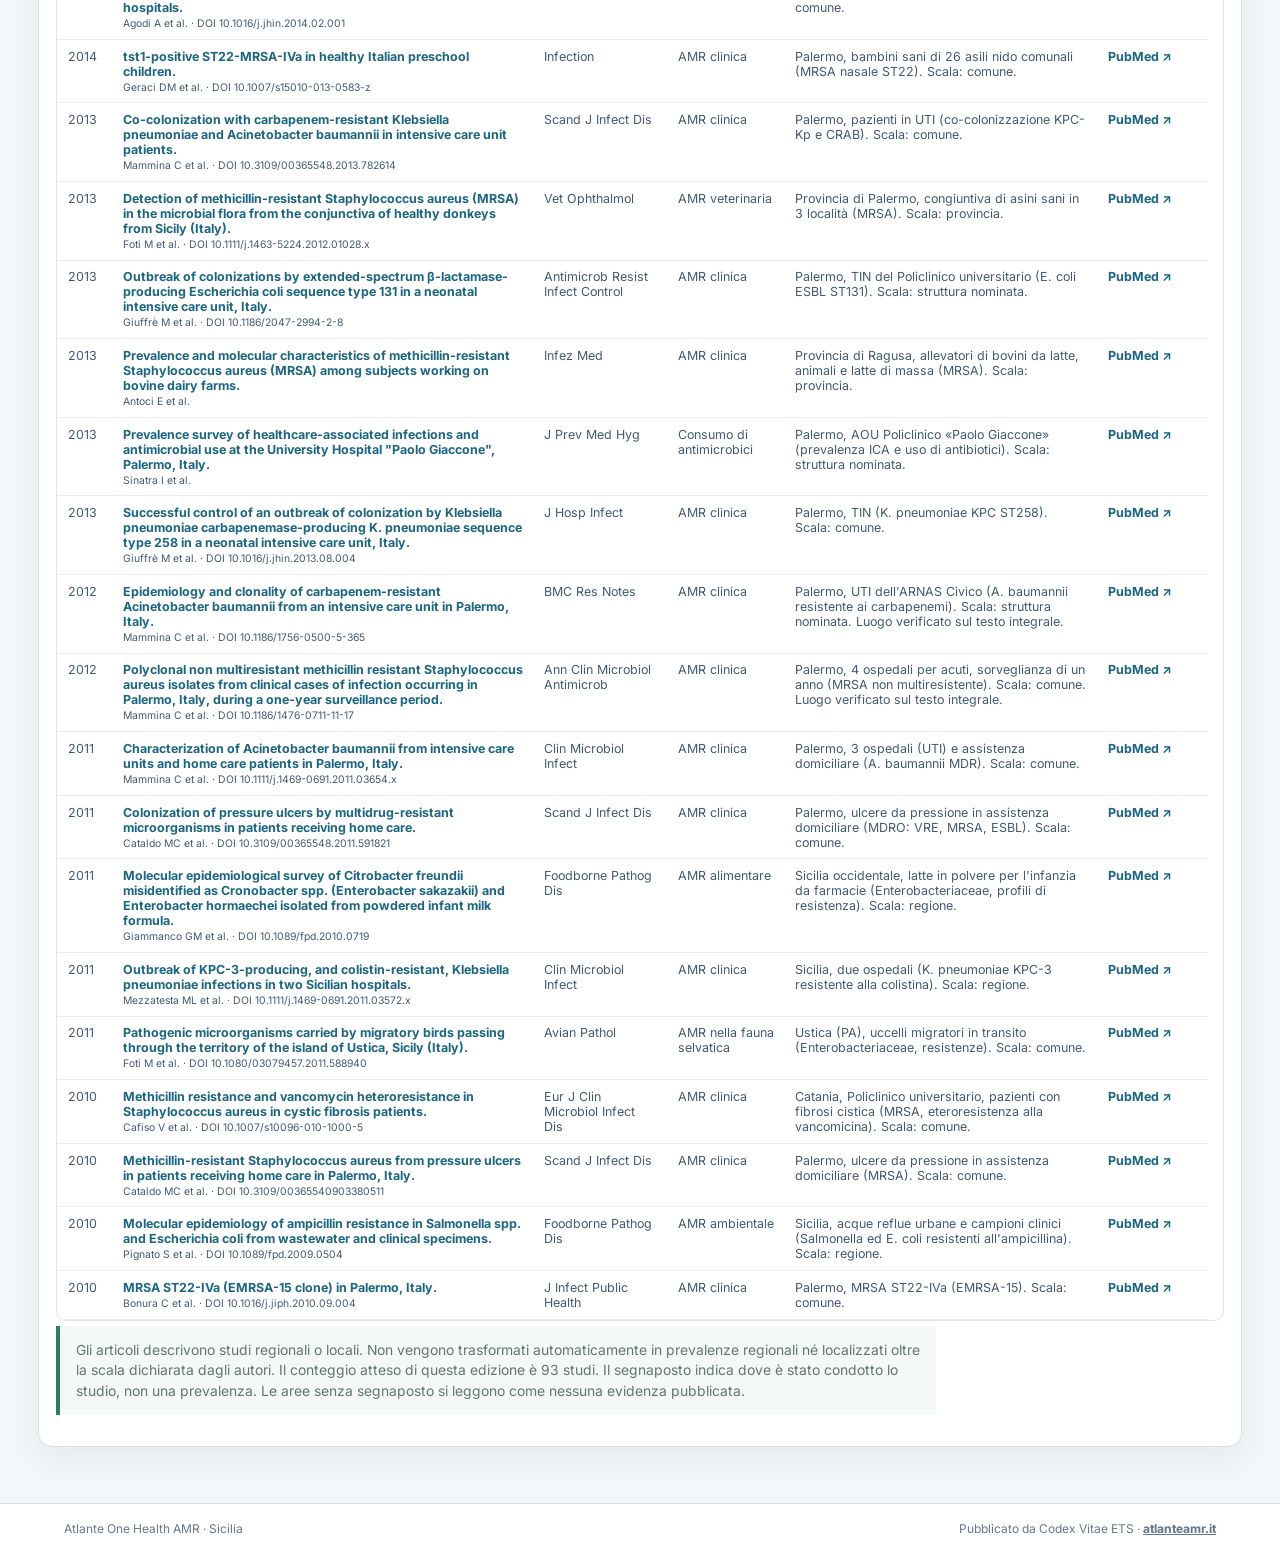
<file: publications.html>
<!doctype html>
<html lang="it">
<head>
  <meta charset="utf-8"><meta name="author" content="Codex Vitae ETS">
  <meta name="viewport" content="width=device-width, initial-scale=1">
  <title>Pubblicazioni · Atlante One Health AMR · Sicilia</title>
  <link rel="icon" href="data:,">
  
  <link rel="stylesheet" href="assets/styles.css">
  <link rel="stylesheet" href="assets/regional-base.css">
</head>
<body class="evidence-page">
  <header class="global-site-header"><div class="global-header-inner"><a class="global-brand" href="index.html" aria-label="Atlante One Health AMR · Sicilia"><span class="brand-code brand-code-icon" style="--brand-icon:url('public/brand/sicilia-region-mark.svg')" aria-hidden="true">SIC</span><span class="global-brand-name">Sicilia<br>One Health</span><span class="global-brand-divider" aria-hidden="true"></span><span class="global-brand-atlas">AMR<br>Atlas</span></a><nav class="global-nav" aria-label="Navigazione principale"><a href="index.html">Atlante</a><a href="evidence.html">Evidenze</a><a class="active" href="publications.html">Pubblicazioni</a><a href="methodology.html">Metodo</a><a href="about.html">Progetto</a><a href="dissemination.html">Divulgazione</a><details class="region-menu"><summary>Edizioni</summary><div class="region-menu-panel"><a class="portal-link" href="https://atlanteamr.it/"><img src="public/brand/italia-mark.svg" alt="" aria-hidden="true"><span>Portale nazionale</span></a><a data-edition="valle-d-aosta" href="https://valle-d-aosta.atlanteamr.it/"><img src="public/brand/valle-d-aosta-region-mark.svg" alt="" aria-hidden="true">Valle d'Aosta</a><a data-edition="piemonte" href="https://piemonte.atlanteamr.it/"><img src="public/brand/piemonte-region-mark.svg" alt="" aria-hidden="true">Piemonte</a><a data-edition="lombardia" href="https://lombardia.atlanteamr.it/"><img src="public/brand/lombardia-region-mark.svg" alt="" aria-hidden="true">Lombardia</a><a data-edition="trentino-alto-adige" href="https://trentino-alto-adige.atlanteamr.it/"><img src="public/brand/trentino-alto-adige-region-mark.svg" alt="" aria-hidden="true">Trentino-Alto Adige</a><a data-edition="veneto" href="https://veneto.atlanteamr.it/"><img src="public/brand/veneto-region-mark.svg" alt="" aria-hidden="true">Veneto</a><a data-edition="friuli-venezia-giulia" href="https://friuli-venezia-giulia.atlanteamr.it/"><img src="public/brand/friuli-venezia-giulia-region-mark.svg" alt="" aria-hidden="true">Friuli Venezia Giulia</a><a data-edition="liguria" href="https://liguria.atlanteamr.it/"><img src="public/brand/liguria-region-mark.svg" alt="" aria-hidden="true">Liguria</a><a data-edition="emilia-romagna" href="https://emilia-romagna.atlanteamr.it/"><img src="public/brand/emilia-romagna-region-mark.svg" alt="" aria-hidden="true">Emilia-Romagna</a><a data-edition="toscana" href="https://toscana.atlanteamr.it/"><img src="public/brand/toscana-region-mark.svg" alt="" aria-hidden="true">Toscana</a><a data-edition="umbria" href="https://umbria.atlanteamr.it/"><img src="public/brand/umbria-region-mark.svg" alt="" aria-hidden="true">Umbria</a><a data-edition="marche" href="https://marche.atlanteamr.it/"><img src="public/brand/marche-region-mark.svg" alt="" aria-hidden="true">Marche</a><a data-edition="lazio" href="https://lazio.atlanteamr.it/"><img src="public/brand/lazio-region-mark.svg" alt="" aria-hidden="true">Lazio</a><a data-edition="abruzzo" href="https://abruzzo.atlanteamr.it/"><img src="public/brand/abruzzo-region-mark.svg" alt="" aria-hidden="true">Abruzzo</a><a data-edition="molise" href="https://molise.atlanteamr.it/"><img src="public/brand/molise-region-mark.svg" alt="" aria-hidden="true">Molise</a><a data-edition="campania" href="https://campania.atlanteamr.it/"><img src="public/brand/campania-region-mark.svg" alt="" aria-hidden="true">Campania</a><a data-edition="puglia" href="https://puglia.atlanteamr.it/"><img src="public/brand/puglia-region-mark.svg" alt="" aria-hidden="true">Puglia</a><a data-edition="basilicata" href="https://basilicata.atlanteamr.it/"><img src="public/brand/basilicata-region-mark.svg" alt="" aria-hidden="true">Basilicata</a><a data-edition="calabria" href="https://calabria.atlanteamr.it/"><img src="public/brand/calabria-region-mark.svg" alt="" aria-hidden="true">Calabria</a><span class="is-current" aria-current="page"><img src="public/brand/sicilia-region-mark.svg" alt="" aria-hidden="true"><span>Sicilia <small>Questa edizione</small></span></span><a data-edition="sardegna" href="https://sardegna.atlanteamr.it/"><img src="public/brand/sardinia-island-icon.png" alt="" aria-hidden="true" class="is-sardegna">Sardegna</a></div></details></nav></div></header>
  
  <main class="evidence-shell"><header class="evidence-hero"><p class="section-kicker">BIBLIOGRAFIA CURATA</p><h1>Pubblicazioni e risorse</h1><p>Rapporti istituzionali e letteratura scientifica collegati all'edizione Sicilia, mantenuti distinti dai dataset cartografici. Sono inclusi 93 studi con collegamento territoriale esplicito: 21 su una struttura nominata, 30 su un comune, 11 su una provincia e 31 a scala regionale. Sette strutture sono georiferite: il Policlinico «Paolo Giaccone» (8 studi), l'ISMETT (5), il Policlinico «G. Martino» (3), l'Ospedale Sant'Elia (2), l'ARNAS Civico (1), la Fondazione Giglio di Cefalù (1) e il Centro Cuore Morgagni di Pedara (1). Palermo conta 37 studi. Catania ne conta 10. Messina ne conta 6. Caltanissetta e Ragusa ne contano 2 ciascuna. Agrigento, Enna, Siracusa e Trapani non hanno studi con luogo provinciale esclusivo. Cinque studi coprono più province. L'edizione pubblica anche AR-ISS 2024 (copertura 77,0%, 27 laboratori referenti, CC BY 4.0; attribuzione Istituto Superiore di Sanità) e AIFA Open Data 2024, antibatterici J01 (CC BY 4.0; codreg 190; attribuzione Agenzia Italiana del Farmaco).</p></header><section class="literature-section"><div class="data-digest-heading"><div><h2>Rapporti e fonti istituzionali</h2><p id="publication-summary">Caricamento del catalogo...</p></div></div><div class="table-wrap"><table class="literature-table"><thead><tr><th>Anno</th><th>Pubblicazione</th><th>Ente</th><th>Ambito</th><th>Uso nell'Atlante</th><th>Fonte</th></tr></thead><tbody id="publication-rows"></tbody></table></div><p class="governance-note">La presenza nel catalogo non implica che i relativi dati siano pubblicati: lo stato distingue dataset approvati e fonti di contesto. Il portale della Regione Siciliana, Qualità Sicilia SSR, dati.regione.sicilia.it, ARPA Sicilia, i siti dei Policlinici, il sito dell'IZS della Sicilia e il PDF OsMed non sono in questo elenco. Nessun rapporto ISTISAN o ISS regionale sulla Sicilia è stato trovato. AR-ISS e gli Open Data AIFA sono CC BY 4.0 e portano l'attribuzione dell'ente.</p></section><section class="literature-section"><div class="data-digest-heading"><div><h2>Letteratura scientifica della Sicilia</h2><p id="literature-summary">Caricamento della letteratura...</p></div></div><div class="publication-filters"><label for="literature-search">Cerca titolo, autore o località<input id="literature-search" type="search" placeholder="es. Palermo, Catania, ISMETT, Messina"></label><label for="literature-scope">Ambito<select id="literature-scope"><option value="ALL">Tutti gli ambiti</option></select></label></div><div class="table-wrap"><table class="literature-table"><thead><tr><th>Anno</th><th>Articolo</th><th>Rivista</th><th>Ambito</th><th>Collegamento territoriale</th><th>Fonte</th></tr></thead><tbody id="literature-rows"></tbody></table></div><p class="governance-note">Gli articoli descrivono studi regionali o locali. Non vengono trasformati automaticamente in prevalenze regionali né localizzati oltre la scala dichiarata dagli autori. Il conteggio atteso di questa edizione è 93 studi. Il segnaposto indica dove è stato condotto lo studio, non una prevalenza. Le aree senza segnaposto si leggono come nessuna evidenza pubblicata.</p></section></main>
  <footer><span>Atlante One Health AMR · Sicilia</span><span>Pubblicato da Codex Vitae ETS · <a href="https://atlanteamr.it">atlanteamr.it</a></span></footer>

  <script src="atlas-config.js"></script><script src="assets/publications.js"></script>
  <script src="assets/editions.js"></script>
  <script data-goatcounter="https://atlanteamr.goatcounter.com/count" async src="//gc.zgo.at/count.js"></script>
</body>
</html>
</file>
<file: assets/styles.css>
@import url('https://fonts.googleapis.com/css2?family=Inter:wght@400;500;600;700;800&family=Lora:wght@400;500;600;700&display=swap');
:root { color-scheme: light; font-family: Inter, ui-sans-serif, system-ui, sans-serif; }
* { box-sizing: border-box; }
body { margin: 0; color: #18302b; background: #f4f7f5; }
.site-header { display: flex; align-items: end; justify-content: space-between; gap: 1rem; padding: 1.25rem 1.5rem 1rem; background: #123b35; color: #f5fbf7; }
.eyebrow { margin: 0 0 .25rem; font-size: .72rem; letter-spacing: .12em; text-transform: uppercase; color: #abd5bf; }
h1 { margin: 0; font-size: clamp(1.8rem, 4vw, 2.8rem); line-height: 1; }
.subtitle { margin: .4rem 0 0; color: #c8e4d5; }
.status { padding: .45rem .7rem; border: 1px solid #528d73; border-radius: 999px; font-size: .78rem; white-space: nowrap; }
.site-nav { display: flex; gap: 1.35rem; align-items: center; padding: .65rem 1.5rem; background: #fff; border-bottom: 1px solid #d7e3dd; box-shadow: 0 2px 12px #17352c0b; }
.site-nav a { color: #46665c; text-decoration: none; font-size: .82rem; font-weight: 700; padding: .25rem 0; border-bottom: 2px solid transparent; }
.site-nav a:hover, .site-nav a.active { color: #123b35; border-bottom-color: #d2763b; }
main { max-width: 1500px; margin: 0 auto; padding: 0 1rem 1rem; }
.intro { padding: .8rem .25rem; color: #46665c; font-size: .9rem; }
.intro p { margin: 0; }
.atlas-grid { display: grid; grid-template-columns: 285px minmax(0, 1fr); gap: .8rem; }
#map { height: min(76vh, 780px); min-height: 520px; border: 1px solid #c9d8d0; border-radius: 14px; box-shadow: 0 14px 36px #17352c1f; }
.amr-panel { max-height: min(76vh, 780px); overflow: auto; padding: 1rem; border: 1px solid #d7e3dd; border-radius: 14px; background: #fff; box-shadow: 0 12px 32px #17352c12; }
.amr-panel h2 { margin: 0; color: #123b35; }
.amr-panel h3 { margin: 1.4rem 0 .5rem; font-size: .8rem; text-transform: uppercase; letter-spacing: .08em; color: #60776e; }
.panel-note { color: #60776e; font-size: .82rem; line-height: 1.4; }
.amr-panel label { display: block; margin: 1rem 0 .35rem; font-size: .8rem; font-weight: 600; }
.amr-panel select { width: 100%; padding: .5rem; border: 1px solid #b8cec3; border-radius: 6px; background: #f8fbf9; }
.amr-state { margin-top: 1rem; padding: .7rem .75rem; border-left: 3px solid #d2763b; border-radius: 0 8px 8px 0; background: #fff7ef; color: #4f3f2a; font-size: .8rem; line-height: 1.45; }
.dashboard-tools { display: flex; align-items: center; justify-content: space-between; gap: .5rem; margin-top: .65rem; }
.dashboard-tools button { border: 1px solid #9bb9aa; background: #fff; color: #1d6682; padding: .35rem .5rem; border-radius: 4px; cursor: pointer; font-size: .72rem; font-weight: 800; }
.dashboard-tools button:hover, .dashboard-tools button:focus-visible { border-color: #1d6682; background: #f2f8fb; }
#filter-status { color: #71877e; font-size: .7rem; text-align: right; }
.dashboard-metrics { display: grid; grid-template-columns: 1fr 1fr; gap: .55rem; margin-top: .7rem; }
.dashboard-metrics div { padding: .6rem .65rem; border-top: 2px solid #2f78b7; background: #f5fafc; }
.dashboard-metrics strong { display: block; color: #123b35; font-size: 1.15rem; }
.dashboard-metrics span { display: block; color: #60776e; font-size: .67rem; }
.filtered-evidence { margin-top: 1rem; padding-top: .75rem; border-top: 1px solid #d7e3dd; }
.filtered-heading { display: flex; justify-content: space-between; align-items: baseline; gap: .5rem; }
.filtered-heading h3 { margin: 0; }
#filtered-count { color: #71877e; font-size: .7rem; }
.filtered-row { display: flex; justify-content: space-between; gap: .5rem; padding: .55rem 0; border-bottom: 1px solid #e3ece7; color: #1d6682; text-decoration: none; }
.filtered-row:hover { background: #f5fafc; }
.filtered-row strong { display: block; color: #21443a; font-size: .75rem; }
.filtered-row small { display: block; margin-top: .14rem; color: #71877e; font-size: .67rem; line-height: 1.25; }
.filtered-row em { flex: 0 0 auto; color: #1d6682; font-size: .64rem; font-style: normal; font-weight: 800; text-align: right; }
.empty-filter, .more-filter { margin: .55rem 0; color: #71877e; font-size: .72rem; line-height: 1.35; }
.layer-hint { display: grid; gap: .45rem; }
.layer-hint p { margin: 0; }
.layer-hint button { width: 100%; border: 1px solid #65a4ce; border-radius: 4px; background: #0b3a6b; color: #dff6fb; padding: .48rem .55rem; cursor: pointer; font: inherit; font-size: .68rem; font-weight: 800; text-align: left; }
.layer-hint button:hover, .layer-hint button:focus-visible { background: #10487d; outline: 0; }
.layer-hint.compact { margin-top: .65rem; padding-top: .65rem; border-top: 1px solid #ffffff1f; }
.evidence-card { margin-top: .6rem; padding: .75rem; border: 1px solid #dbe7df; border-radius: 10px; background: linear-gradient(180deg, #ffffff 0%, #f7faf8 100%); font-size: .78rem; line-height: 1.45; box-shadow: 0 1px 0 #ffffff inset; }
.evidence-card strong { display: block; margin-bottom: .2rem; color: #123b35; font-size: .82rem; }
.evidence-card small { color: #657a71; }
.evidence-table { width: 100%; margin-top: .45rem; border-collapse: collapse; font-size: .7rem; }
.evidence-table th, .evidence-table td { padding: .18rem; text-align: left; border-bottom: 1px solid #dbe7df; }
.source-links { padding-left: 1.1rem; margin: 0; font-size: .85rem; line-height: 1.8; }
.literature-section { margin-top: 1rem; padding: 1.05rem; border: 1px solid #d7e3dd; border-radius: 14px; background: #fff; box-shadow: 0 12px 32px #17352c12; }
.literature-section h2 { margin: 0; font-size: 1.05rem; color: #123b35; letter-spacing: -.01em; }
.literature-section p { margin: .35rem 0 .9rem; max-width: 880px; color: #60776e; font-size: .87rem; line-height: 1.45; }
.table-wrap { max-height: 360px; overflow: auto; border: 1px solid #dbe7df; border-radius: 10px; background: #fff; scrollbar-gutter: stable; scrollbar-width: auto; scrollbar-color: #3d6f8c #e4edf3; }
.table-wrap::-webkit-scrollbar { width: 14px; height: 14px; }
.table-wrap::-webkit-scrollbar-track { background: #e4edf3; }
.table-wrap::-webkit-scrollbar-thumb { background: #3d6f8c; border-radius: 8px; border: 2px solid #e4edf3; }
.evidence-page .table-wrap { max-height: none; overflow-x: auto; overflow-y: visible; }
.literature-table { width: 100%; border-collapse: separate; border-spacing: 0; font-size: .78rem; background: #fff; }
.literature-table th, .literature-table td { padding: .55rem .65rem; text-align: left; vertical-align: top; border-bottom: 1px solid #e7efe9; }
.literature-table th { position: sticky; top: 0; background: #f1f6f3; color: #31574e; font-size: .68rem; text-transform: uppercase; letter-spacing: .06em; font-weight: 700; }
.literature-table tbody tr:hover { background: #f8fbf9; }
.literature-table a { color: #1d6682; font-weight: 700; text-decoration: none; }
.table-action, .inline-action { display: inline-block; margin-top: .35rem; color: #1d6682; font-weight: 800; text-decoration: none; }
.literature-table th:last-child, .literature-table td:last-child { white-space: nowrap; }
.evidence-card#literature-card { border: 0; padding-left: 0; padding-right: 0; background: transparent; box-shadow: none; }
.evidence-page { background: #f5f8f7; }
.header-back { color: #e8f5ee; font-weight: 700; text-decoration: none; font-size: .84rem; }
.evidence-shell { max-width: 1220px; margin: 0 auto; padding: 2rem 1.25rem 3rem; }
.back-link { display: inline-block; color: #1d6682; font-size: .82rem; font-weight: 800; text-decoration: none; margin-bottom: 1.3rem; }
.evidence-heading { display: flex; justify-content: space-between; gap: 2rem; align-items: end; padding-bottom: 1.55rem; border-bottom: 1px solid #cfded7; }
.section-kicker { margin: 0 0 .45rem; color: #c16f24; font-size: .68rem; font-weight: 800; letter-spacing: .14em; }
.evidence-heading h2 { max-width: 820px; margin: 0; color: #123b35; font-size: clamp(1.8rem, 4vw, 3.1rem); letter-spacing: -.035em; line-height: 1.06; }
.evidence-subtitle { margin: .65rem 0 0; color: #60776e; font-size: 1rem; }
.tag-list { display: flex; flex-wrap: wrap; justify-content: flex-end; gap: .4rem; }
.tag-list span { padding: .35rem .55rem; border: 1px solid #cbded4; color: #31574e; background: #fff; border-radius: 4px; font-size: .72rem; font-weight: 700; }
.evidence-layout { display: grid; grid-template-columns: minmax(0, 1fr) 285px; gap: 2.4rem; padding-top: 1.8rem; }
.evidence-article { min-width: 0; }
.evidence-article section { padding: 0 0 1.6rem; margin-bottom: 1.55rem; border-bottom: 1px solid #d7e3dd; }
.evidence-article h3, .directory-layout h3 { margin: 0 0 .7rem; color: #123b35; font-size: 1.05rem; }
.evidence-article p { max-width: 780px; margin: .45rem 0; color: #46665c; line-height: 1.65; }
.callout { padding: .8rem 1rem; border-left: 3px solid #d2763b; background: #fffaf4; color: #4f3f2a !important; }
.fact-list { margin: 0; display: grid; gap: .7rem; }
.fact-list div { display: grid; grid-template-columns: 150px 1fr; gap: 1rem; padding-bottom: .55rem; border-bottom: 1px solid #e3ece7; }
.fact-list dt { color: #71877e; font-size: .72rem; text-transform: uppercase; letter-spacing: .06em; font-weight: 800; }
.fact-list dd { margin: 0; color: #21443a; font-size: .88rem; }
.evidence-rail { display: flex; flex-direction: column; gap: .85rem; }
.source-box { padding: 1rem; border-top: 3px solid #2f78b7; background: #fff; box-shadow: 0 8px 20px #17352c0d; }
.source-box h3 { margin: 0 0 .65rem; color: #123b35; font-size: .82rem; text-transform: uppercase; letter-spacing: .07em; }
.source-box p { margin: .35rem 0; color: #60776e; font-size: .82rem; line-height: 1.45; }
.source-link { display: inline-block; margin-top: .55rem; color: #1d6682; font-size: .82rem; font-weight: 800; text-decoration: none; }
.button-link { display: inline-block; margin-top: .65rem; padding: .5rem .75rem; border: 1px solid #2f78b7; color: #1d6682; font-size: .78rem; font-weight: 800; text-decoration: none; background: #f7fbfd; }
.metric-grid { display: grid; grid-template-columns: repeat(3, minmax(0, 1fr)); gap: .7rem; }
.metric-grid div { padding: .9rem; background: #fff; border-top: 3px solid #2f78b7; }
.metric-grid strong { display: block; color: #123b35; font-size: 1.45rem; }
.metric-grid span { display: block; margin-top: .2rem; color: #60776e; font-size: .75rem; line-height: 1.3; }
.result-table-wrap { overflow: auto; background: #fff; border: 1px solid #d7e3dd; }
.result-table { width: 100%; border-collapse: collapse; font-size: .78rem; }
.result-table th, .result-table td { padding: .55rem .65rem; text-align: left; border-bottom: 1px solid #e2ece7; }
.result-table th { background: #eef5f2; color: #31574e; font-size: .68rem; text-transform: uppercase; letter-spacing: .05em; }
.directory-layout { display: grid; grid-template-columns: 1fr 1fr; gap: 2rem; padding-top: 1.8rem; }
.directory-list { display: flex; flex-direction: column; border-top: 1px solid #cfded7; }
.directory-row { display: flex; justify-content: space-between; gap: 1rem; padding: .9rem .15rem; border-bottom: 1px solid #d7e3dd; color: #1d6682; text-decoration: none; }
.directory-row strong { display: block; color: #123b35; font-size: .86rem; line-height: 1.3; }
.directory-row small { display: block; margin-top: .25rem; color: #71877e; font-size: .74rem; }
.directory-row > span:last-child { flex: 0 0 auto; font-size: .74rem; font-weight: 800; }
.loading-state, .empty-state { padding: 3rem 0; color: #60776e; }
.method-shell { max-width: 1180px; }
.method-grid { display: grid; grid-template-columns: repeat(4, minmax(0, 1fr)); gap: .85rem; padding: 1.4rem 0 1rem; }
.method-grid article { padding: 1rem; border-top: 3px solid #2f78b7; background: #fff; box-shadow: 0 8px 20px #17352c0d; }
.method-grid h3, .method-section h3 { margin: 0 0 .65rem; color: #123b35; font-size: .95rem; }
.method-grid p, .method-section p { margin: 0; color: #46665c; font-size: .88rem; line-height: 1.62; }
.method-section { padding: 1.2rem 0; border-top: 1px solid #d7e3dd; }
.method-section.two-col { display: grid; grid-template-columns: 1fr 1fr; gap: 2rem; }
.method-table-wrap { overflow: auto; border: 1px solid #d7e3dd; background: #fff; }
.method-section code { padding: .08rem .25rem; background: #eef5f2; color: #123b35; border-radius: 3px; }
.method-section-heading { max-width: 760px; }
.method-section-heading h3 { margin: .2rem 0 .45rem; font-size: 1.08rem; color: #123b35; }
.efsa-method { border-top: 1px solid #cbded7; }
.threshold-scale { display: grid; grid-template-columns: repeat(8, minmax(0, 1fr)); gap: .25rem; margin: 1rem 0; }
.threshold-scale span { min-height: 64px; padding: .6rem .45rem; display: flex; flex-direction: column; justify-content: center; gap: .25rem; color: #082f2c; font-size: .72rem; font-weight: 850; line-height: 1.15; text-transform: uppercase; background: linear-gradient(180deg, #eef8f2, #c8ead5); border: 1px solid #d7e3dd; }
.threshold-scale span:nth-child(2) { background: #edf8ef; }
.threshold-scale span:nth-child(3) { background: #d9f0d3; }
.threshold-scale span:nth-child(4) { background: #b7e3b1; }
.threshold-scale span:nth-child(5) { background: #fee08b; }
.threshold-scale span:nth-child(6) { background: #fdae61; }
.threshold-scale span:nth-child(7) { background: #f46d43; color: #fff; }
.threshold-scale span:nth-child(8) { background: #a50026; color: #fff; }
.threshold-scale small { font-size: .68rem; font-weight: 650; text-transform: none; opacity: .82; }
.threshold-scale .threshold-muted { background: #eef2f3; color: #61736f; }
.method-note-grid { display: grid; grid-template-columns: repeat(3, minmax(0, 1fr)); gap: .85rem; margin-top: .85rem; }
.method-note-grid article { padding: .9rem; background: #fff; border-left: 3px solid #2f78b7; box-shadow: 0 8px 20px #17352c0d; }
.method-note-grid h4 { margin: 0 0 .45rem; color: #123b35; font-size: .86rem; }
.method-links { margin-top: .9rem !important; font-size: .8rem !important; }
.method-links a { color: #087d9c; font-weight: 750; text-decoration: none; }
.method-links a:hover { text-decoration: underline; }
.glass-method { border-top-color: #d3dfec; }
.glass-grid article { border-left-color: #315f9e; }
.glass-indicators { display: grid; grid-template-columns: repeat(3, minmax(0, 1fr)); gap: .85rem; margin-top: .9rem; }
.glass-indicators span { padding: .9rem; background: #f6f9fd; border: 1px solid #d8e4f0; color: #46657f; font-size: .8rem; line-height: 1.48; }
.glass-indicators strong { color: #143b60; font-size: .78rem; letter-spacing: .05em; text-transform: uppercase; }
@media (max-width: 900px) { .atlas-grid { grid-template-columns: 1fr; } .amr-panel { order: 2; } #map { order: 1; } }
footer { display: flex; justify-content: space-between; gap: 1rem; padding: .75rem .25rem; color: #60776e; font-size: .75rem; }
.leaflet-control-layers, .leaflet-popup-content-wrapper { border-radius: 10px; }
.leaflet-control-layers { border: 1px solid #d7e3dd !important; box-shadow: 0 8px 24px #17352c24 !important; font-size: .78rem; }
.leaflet-control-layers label { line-height: 1.35; margin: .18rem 0; }
.layer-group-label { font-weight: 700; color: #244f68; }
.layer-swatch { display: inline-block; width: .62rem; height: .62rem; margin: 0 .35rem 0 .1rem; border-radius: 999px; vertical-align: -1px; box-shadow: 0 0 0 1px #ffffff, 0 0 0 2px #0000001f; }
@media (max-width: 700px) { .site-header, footer { align-items: flex-start; flex-direction: column; } #map { min-height: 470px; } }
@media (max-width: 760px) { .site-nav { gap: .85rem; padding-inline: 1rem; overflow-x: auto; } .site-header { padding-inline: 1rem; } .evidence-heading { display: block; } .tag-list { justify-content: flex-start; margin-top: 1rem; } .evidence-layout, .directory-layout { grid-template-columns: 1fr; gap: 1.2rem; } .fact-list div { grid-template-columns: 1fr; gap: .2rem; } .metric-grid { grid-template-columns: 1fr; } .evidence-shell { padding-inline: 1rem; } }

/* Public atlas dashboard: scoped so evidence pages keep their editorial layout. */
body.atlas-dashboard { min-height: 100vh; background: #edf2f7; color: #15314f; }
.atlas-dashboard .dashboard-shell { min-height: 100vh; display: grid; grid-template-columns: 292px minmax(0, 1fr); }
.atlas-dashboard .dashboard-sidebar { position: sticky; top: 0; height: 100vh; overflow: hidden; display: flex; flex-direction: column; background: #062c56; color: #f4f9ff; box-shadow: 12px 0 32px #07213a1f; z-index: 20; }
.atlas-brand { display: flex; align-items: center; gap: .85rem; min-height: 104px; padding: 1.55rem 1.65rem 1.25rem; color: #fff; text-decoration: none; border-bottom: 1px solid #ffffff20; }
.atlas-brand strong { display: block; font-size: 1.02rem; line-height: 1.04; letter-spacing: -.025em; }
.atlas-brand small { display: block; margin-top: .26rem; color: #82d9e6; font-size: .7rem; letter-spacing: .12em; font-weight: 800; text-transform: uppercase; }
.brand-mark { width: 33px; height: 45px; display: grid; grid-template-columns: repeat(3, 1fr); grid-auto-rows: 8px; gap: 3px; transform: rotate(8deg); }
.brand-mark i { display: block; border-radius: 2px; background: #49c8db; }
.brand-mark i:nth-child(1), .brand-mark i:nth-child(3), .brand-mark i:nth-child(7) { opacity: .35; }
.brand-mark i:nth-child(2) { grid-column: 2 / 4; }.brand-mark i:nth-child(4) { grid-column: 1 / 3; }.brand-mark i:nth-child(5) { grid-column: 2 / 4; }.brand-mark i:nth-child(6) { grid-column: 1 / 3; }
.sidebar-scroll { overflow: auto; padding: 1.6rem 1.35rem 2rem; scrollbar-color: #4b769c #062c56; }
.sidebar-kicker, .atlas-dashboard .rail-kicker { margin: 0 0 .7rem; color: #5bd3e3; font-size: .66rem; font-weight: 800; letter-spacing: .16em; text-transform: uppercase; }
.atlas-dashboard .panel-note { margin: 0 0 1.25rem; color: #b5c9df; font-size: .76rem; line-height: 1.48; }
.atlas-dashboard .dashboard-sidebar label { display: block; color: #e7f1fb; margin: 1.05rem 0 .42rem; font-size: .72rem; font-weight: 750; }
.atlas-dashboard .dashboard-sidebar select { appearance: none; width: 100%; min-height: 40px; border: 1px solid #6d9bbf; border-radius: 5px; background: #0b3a6b; color: #f3f8ff; padding: .55rem .65rem; font-size: .78rem; font-family: inherit; }
.atlas-dashboard .dashboard-sidebar select:focus-visible { outline: 2px solid #55d0df; outline-offset: 2px; }
.atlas-dashboard .dashboard-sidebar option { color: #15314f; background: #fff; }
.atlas-dashboard .amr-panel { max-height: none; overflow: visible; padding: 0; border: 0; border-radius: 0; background: transparent; box-shadow: none; color: #f3f8ff; }
.atlas-dashboard .amr-panel h2 { display: none; }
.atlas-dashboard .amr-panel h3 { color: #91b6d5; font-size: .67rem; letter-spacing: .13em; }
.atlas-dashboard .amr-panel label { color: #e7f1fb; margin: 1.05rem 0 .42rem; font-size: .72rem; font-weight: 750; }
.atlas-dashboard .amr-panel select { appearance: none; min-height: 40px; border: 1px solid #6d9bbf; border-radius: 5px; background: #0b3a6b; color: #f3f8ff; padding: .55rem .65rem; font-size: .78rem; }
.atlas-dashboard .amr-panel option { color: #15314f; background: #fff; }
.atlas-dashboard .amr-state { margin-top: .85rem; border-left: 2px solid #4dc6d9; border-radius: 0; background: #0a3968; color: #d9ebfb; font-size: .73rem; }
.atlas-dashboard .dashboard-tools { margin-top: .7rem; align-items: flex-start; }
.atlas-dashboard .dashboard-tools button { border-color: #65a4ce; border-radius: 4px; background: transparent; color: #dff6fb; }
.atlas-dashboard .dashboard-tools button:hover { background: #0b3a6b; }
.atlas-dashboard #filter-status { color: #9ebbd6; font-size: .64rem; }
.atlas-dashboard .dashboard-metrics { gap: .4rem; margin-top: .9rem; }
.atlas-dashboard .dashboard-metrics div { padding: .62rem; border-top: 2px solid #55d0df; background: #0b3a6b; }
.atlas-dashboard .dashboard-metrics strong { color: #fff; font-size: 1.12rem; }.atlas-dashboard .dashboard-metrics span { color: #b9cce0; font-size: .64rem; }
.atlas-dashboard .time-profile { margin-top: 1rem; padding-top: .85rem; border-top: 1px solid #ffffff1f; }
.atlas-dashboard .filtered-heading { color: #d8eafa; }.atlas-dashboard #filtered-count, .atlas-dashboard .time-profile .filtered-heading span { color: #8eb3d4; font-size: .66rem; }
.time-distribution { display: grid; gap: .42rem; margin-top: .6rem; }
.time-row { display: grid; grid-template-columns: 62px minmax(0, 1fr) 16px; gap: .42rem; align-items: center; color: #b9cde0; font-size: .63rem; }
.time-row i { display: block; height: 6px; overflow: hidden; background: #1b4c79; border-radius: 10px; }.time-row b { display: block; height: 100%; min-width: 2px; background: #4bc9d9; border-radius: inherit; }.time-row strong { color: #e5f7fa; font-size: .65rem; text-align: right; }
.atlas-dashboard .filtered-evidence { margin-top: 1rem; border-color: #ffffff1f; }.atlas-dashboard .filtered-row { width: 100%; align-items: flex-start; padding: .58rem 0; border: 0; border-bottom: 1px solid #ffffff16; background: transparent; color: inherit; cursor: pointer; text-align: left; font-family: inherit; }.atlas-dashboard .filtered-row:hover { background: #0b3a6b; }.atlas-dashboard .filtered-row strong { color: #eef8ff; }.atlas-dashboard .filtered-row small { color: #9cb9d3; }.atlas-dashboard .filtered-row em { color: #67d1df; }
.atlas-dashboard .empty-filter, .atlas-dashboard .more-filter { color: #a9c0d7; }.atlas-dashboard .evidence-card { border-color: #ffffff1e; border-radius: 5px; background: #0b3a6b; box-shadow: none; color: #dceaf7; }.atlas-dashboard .evidence-card strong { color: #fff; }.atlas-dashboard .evidence-card small { color: #b7cae0; }.atlas-dashboard .evidence-table th, .atlas-dashboard .evidence-table td { border-color: #ffffff1d; }.atlas-dashboard .source-links { color: #dceafa; }.atlas-dashboard .source-links a { color: #74d7e3; }
.atlas-dashboard .dashboard-workspace { min-width: 0; }.atlas-dashboard .workspace-topbar { height: 65px; display: flex; align-items: center; justify-content: space-between; gap: 1rem; padding: 0 2.15rem; background: #fff; border-bottom: 1px solid #dbe5ef; }.atlas-dashboard .workspace-nav { display: flex; gap: 1.55rem; height: 100%; align-items: center; }.atlas-dashboard .workspace-nav a { height: 100%; display: flex; align-items: center; border-bottom: 3px solid transparent; color: #5a7189; text-decoration: none; font-size: .78rem; font-weight: 750; }.atlas-dashboard .workspace-nav a.active, .atlas-dashboard .workspace-nav a:hover { color: #0c5078; border-bottom-color: #46bfd0; }.atlas-dashboard .status { border-color: #c9dce9; color: #48657f; background: #f8fbfd; }
.atlas-dashboard .workspace-main { max-width: none; margin: 0; padding: 2rem 2.15rem 1.2rem; }.atlas-dashboard .intro { display: flex; justify-content: space-between; align-items: end; gap: 2rem; padding: 0 0 1.5rem; }.atlas-dashboard .intro h1 { color: #10375c; font-size: clamp(1.85rem, 3vw, 2.65rem); letter-spacing: -.04em; }.atlas-dashboard .intro > p:last-child { max-width: 500px; margin: 0; color: #667f96; font-size: .83rem; line-height: 1.55; }.atlas-dashboard .section-kicker { color: #1595aa; }
.atlas-dashboard .overview-strip { display: grid; grid-template-columns: repeat(5, minmax(0, 1fr)); gap: .65rem; margin: 0 0 1rem; }
.atlas-dashboard .overview-strip div { padding: .85rem .9rem; border: 1px solid #d5e1eb; border-radius: 8px; background: #fff; box-shadow: 0 10px 24px #183a5a0a; }
.atlas-dashboard .overview-strip strong { display: block; color: #10375c; font-size: 1.28rem; line-height: 1; }
.atlas-dashboard .overview-strip span { display: block; margin-top: .35rem; color: #667f96; font-size: .68rem; font-weight: 800; letter-spacing: .04em; text-transform: uppercase; }
.atlas-dashboard .atlas-grid { display: grid; grid-template-columns: minmax(0, 1fr) 285px; gap: 1rem; }.atlas-dashboard .map-stage { min-width: 0; overflow: hidden; border: 1px solid #d5e1eb; border-radius: 8px; background: #fff; box-shadow: 0 14px 32px #183a5a10; }.atlas-dashboard #map { height: min(65vh, 650px); min-height: 520px; border: 0; border-radius: 0; box-shadow: none; }.atlas-dashboard .results-rail { padding: 1.25rem; background: #fff; border: 1px solid #d5e1eb; border-radius: 8px; box-shadow: 0 14px 32px #183a5a0d; }.atlas-dashboard .results-rail h2 { margin: 0 0 .85rem; color: #133b60; font-size: .96rem; }.selected-evidence { color: #617a91; font-size: .78rem; line-height: 1.55; }.selected-evidence p { margin: 0 0 .85rem; }.selected-evidence h3 { margin: 0 0 .45rem; color: #174a70; font-size: .88rem; }.selected-evidence dl { display: grid; gap: .5rem; margin: .9rem 0 0; }.selected-evidence dl div { padding-top: .5rem; border-top: 1px solid #e5edf3; }.selected-evidence dt { color: #7890a5; font-size: .63rem; font-weight: 800; letter-spacing: .07em; text-transform: uppercase; }.selected-evidence dd { margin: .14rem 0 0; color: #345a78; font-size: .72rem; }.rail-link { display: inline-flex; gap: .5rem; align-items: center; margin-top: 1rem; color: #087d9c; font-size: .75rem; font-weight: 800; text-decoration: none; }.rail-link span { font-size: 1rem; }
.atlas-dashboard .temporal-strip { display: flex; justify-content: space-between; gap: 2rem; align-items: end; margin-top: 1rem; padding: 1.25rem 1.4rem; background: #e8f4f7; border-left: 3px solid #48c0d0; }.atlas-dashboard .temporal-strip h2 { margin: 0; color: #153e62; font-size: 1rem; }.atlas-dashboard .temporal-strip p:last-child { max-width: 500px; margin: 0; color: #638096; font-size: .76rem; line-height: 1.45; }
.atlas-dashboard .data-digest { margin-top: 1rem; padding: 1.25rem 1.4rem; border: 1px solid #d5e1eb; border-radius: 8px; background: #fff; box-shadow: 0 10px 28px #183a5a0b; }
.atlas-dashboard .data-digest-heading { display: flex; align-items: end; justify-content: space-between; gap: 1rem; padding-bottom: .85rem; border-bottom: 1px solid #e2ebf2; }
.atlas-dashboard .data-digest-heading h2 { margin: 0; color: #143b60; font-size: 1rem; letter-spacing: -.01em; }
.atlas-dashboard .data-digest-heading a { color: #087d9c; font-size: .74rem; font-weight: 800; text-decoration: none; }
.atlas-dashboard .digest-grid { display: grid; grid-template-columns: minmax(0, 1.35fr) minmax(280px, .65fr); gap: 1rem; padding-top: 1rem; }
.atlas-dashboard .digest-group { min-width: 0; }
.atlas-dashboard .digest-group h3 { margin: 0 0 .6rem; color: #6a8197; font-size: .68rem; font-weight: 850; letter-spacing: .11em; text-transform: uppercase; }
.atlas-dashboard .data-digest .evidence-card { margin-top: .5rem; border: 1px solid #e0e8ef; border-radius: 6px; background: #f9fbfd; color: #385b78; box-shadow: none; }
.atlas-dashboard .data-digest .evidence-card strong { color: #143b60; font-size: .8rem; }
.atlas-dashboard .data-digest .evidence-card small { color: #657e95; }
.atlas-dashboard .data-digest .evidence-table th, .atlas-dashboard .data-digest .evidence-table td { border-color: #dfe8ef; }
.atlas-dashboard .source-panel { margin-top: .9rem; border-top: 1px solid #e2ebf2; color: #4c6a84; }
.atlas-dashboard .source-panel summary { padding-top: .85rem; cursor: pointer; color: #143b60; font-size: .78rem; font-weight: 850; }
.atlas-dashboard .source-panel .source-links { columns: 2; column-gap: 2rem; margin-top: .65rem; color: #4d6b85; font-size: .78rem; }
.atlas-dashboard .source-panel .source-links a { color: #087d9c; }
.atlas-dashboard .benchmark-links { margin-top: .9rem; padding: .85rem; border: 1px solid #d8e7ee; border-radius: 6px; background: #f6fbfd; font-size: .76rem; line-height: 1.5; }
.atlas-dashboard .benchmark-links strong { display: block; color: #143b60; font-size: .74rem; letter-spacing: .08em; text-transform: uppercase; }
.atlas-dashboard .benchmark-links p { margin: .3rem 0 .55rem; color: #5e778d; }
.atlas-dashboard .benchmark-links a { display: inline-flex; margin: 0 .75rem .25rem 0; color: #087d9c; font-weight: 800; text-decoration: none; }
.atlas-dashboard .benchmark-links a:hover { text-decoration: underline; }
.atlas-dashboard .literature-section { margin-top: 1rem; border-radius: 8px; border-color: #d5e1eb; box-shadow: 0 10px 28px #183a5a0b; }.atlas-dashboard .literature-section h2 { color: #143b60; }.atlas-dashboard .literature-section p { color: #617a91; }.atlas-dashboard .table-wrap { border-color: #d9e4ed; }.atlas-dashboard footer { color: #607890; }
.atlas-dashboard .leaflet-control-layers { max-height: calc(100vh - 180px); overflow: auto; border-radius: 6px; border-color: #cddbe6 !important; }.atlas-dashboard .leaflet-popup-content-wrapper { border-radius: 6px; }
@media (max-width: 1120px) { .atlas-dashboard .atlas-grid { grid-template-columns: minmax(0, 1fr) 230px; }.atlas-dashboard .workspace-main { padding-inline: 1.35rem; }.atlas-dashboard .workspace-topbar { padding-inline: 1.35rem; } }
@media (max-width: 1120px) { .atlas-dashboard .digest-grid { grid-template-columns: 1fr; }.atlas-dashboard .source-panel .source-links { columns: 1; }.atlas-dashboard .overview-strip { grid-template-columns: repeat(3, minmax(0, 1fr)); }.method-grid { grid-template-columns: repeat(2, minmax(0, 1fr)); }.threshold-scale { grid-template-columns: repeat(4, minmax(0, 1fr)); }.method-note-grid, .glass-indicators { grid-template-columns: 1fr; } }
@media (max-width: 880px) { .atlas-dashboard .dashboard-shell { display: block; }.atlas-dashboard .dashboard-sidebar { position: static; width: auto; height: auto; }.atlas-brand { min-height: 82px; }.sidebar-scroll { max-height: 460px; }.atlas-dashboard .atlas-grid { grid-template-columns: 1fr; }.atlas-dashboard .results-rail { min-height: 180px; }.atlas-dashboard #map { height: 550px; }.atlas-dashboard .intro, .atlas-dashboard .temporal-strip, .atlas-dashboard .data-digest-heading { align-items: flex-start; flex-direction: column; gap: .7rem; }.atlas-dashboard .overview-strip, .method-grid, .method-section.two-col { grid-template-columns: 1fr; }.atlas-dashboard .workspace-main { padding: 1.25rem 1rem; }.atlas-dashboard .workspace-topbar { padding-inline: 1rem; }.atlas-dashboard .workspace-nav { gap: .8rem; overflow-x: auto; }.atlas-dashboard .workspace-nav a { font-size: .7rem; } }

/* Outreach pathway: restrained scientific editorial system. */
.outreach-page { background: #f7f8fa; color: #172b43; }
.outreach-page .site-header { background: #102a43; }
.outreach-page .site-nav { box-shadow: none; border-bottom-color: #d9e0e7; }
.outreach-page .site-nav a { color: #526579; }
.outreach-page .site-nav a:hover, .outreach-page .site-nav a.active { color: #102a43; border-bottom-color: #2e6f95; }
.outreach-shell { max-width: 1220px; margin: 0 auto; padding: 2rem 1.25rem 3rem; }
.outreach-intro { display: grid; grid-template-columns: minmax(0, 1fr) 230px; align-items: end; gap: 2rem; padding-bottom: 1.65rem; border-bottom: 1px solid #cfd8e2; }
.outreach-intro h2 { max-width: 820px; margin: 0; color: #102a43; font-family: Georgia, Cambria, serif; font-size: clamp(1.8rem, 4vw, 3.1rem); font-weight: 600; line-height: 1.08; letter-spacing: -.025em; }
.outreach-intro p { max-width: 780px; margin: .7rem 0 0; color: #53687c; line-height: 1.65; }
.outreach-intro .outreach-status { margin: 0; padding: .85rem 0 .85rem 1rem; border-left: 2px solid #2e6f95; color: #65788a; font-size: .78rem; line-height: 1.55; }
.outreach-status strong { color: #102a43; font-size: .86rem; }
.outreach-workspace { display: grid; grid-template-columns: 285px minmax(0, 1fr); gap: 2.15rem; padding-top: 1.7rem; }
.outreach-index { align-self: start; border-top: 2px solid #102a43; }
.outreach-index-row { display: grid; grid-template-columns: 34px minmax(0, 1fr); width: 100%; gap: .65rem; padding: .8rem .45rem; border: 0; border-bottom: 1px solid #d6dee7; color: #405870; background: transparent; text-align: left; font: inherit; cursor: pointer; }
.outreach-index-row:hover { color: #102a43; background: #edf2f6; }
.outreach-index-row.is-active { color: #102a43; background: #e8f0f5; box-shadow: inset 3px 0 #2e6f95; }
.outreach-index-row strong { color: #2e6f95; font-size: .78rem; letter-spacing: .04em; }
.outreach-index-row span { font-size: .86rem; font-weight: 750; line-height: 1.32; }
.outreach-detail { min-width: 0; padding: 1.8rem 2rem 1.4rem; border: 1px solid #d1dbe5; background: #fff; box-shadow: none; }
.outreach-progress { display: grid; grid-template-columns: auto minmax(120px, 230px); justify-content: end; align-items: center; gap: 1rem; color: #2e6f95; font-size: .78rem; font-weight: 800; }
.outreach-progress i { height: 4px; overflow: hidden; background: #e0e7ee; border-radius: 99px; }
.outreach-progress b { display: block; height: 100%; background: #2e6f95; border-radius: inherit; transition: width .18s ease; }
.outreach-number { margin: 1.6rem 0 .45rem; color: #2e6f95; font-size: .69rem; font-weight: 800; letter-spacing: .13em; }
.outreach-detail h2 { max-width: 770px; margin: 0; color: #102a43; font-family: Georgia, Cambria, serif; font-size: clamp(2rem, 4vw, 3.45rem); font-weight: 600; line-height: 1.05; letter-spacing: -.03em; }
.outreach-summary { max-width: 720px; margin: .9rem 0 1.65rem; color: #53687c; font-size: 1.03rem; line-height: 1.65; }
.outreach-detail-grid { display: grid; grid-template-columns: 1fr 1.18fr; border-top: 1px solid #d6dee7; }
.outreach-detail-grid section { min-height: 145px; padding: 1.15rem 1.1rem 1.15rem 0; border-bottom: 1px solid #d6dee7; }
.outreach-detail-grid section:nth-child(even) { padding-left: 1.4rem; border-left: 1px solid #d6dee7; }
.outreach-detail-grid section:last-child { grid-column: 1 / -1; }
.outreach-detail-grid h3 { margin: 0 0 .55rem; color: #2e6f95; font-size: .8rem; }
.outreach-detail-grid p, .outreach-detail-grid li { margin: 0; color: #53687c; font-size: .9rem; line-height: 1.55; }
.outreach-detail-grid ol, .outreach-detail-grid ul { margin: 0; padding-left: 1.1rem; }
.outreach-detail-grid a { color: #1d6682; font-weight: 750; text-decoration: none; }
.outreach-detail-grid a:hover { text-decoration: underline; }
.outreach-format { margin: 1.35rem 0 .35rem; color: #102a43; font-size: .78rem; font-weight: 800; }
.outreach-page .inline-action { margin-top: .55rem; padding: .62rem .82rem; border: 1px solid #2e6f95; color: #174d6a; font-size: .83rem; letter-spacing: .01em; }
.outreach-page .inline-action:hover { background: #edf4f8; }
.outreach-note { margin: 0; color: #65788a; font-size: .8rem; line-height: 1.55; }
.outreach-footnote { margin-top: 1.8rem; padding: 1rem 1.15rem; border-left: 2px solid #2e6f95; background: #eef3f7; color: #53687c; font-size: .86rem; line-height: 1.55; }
.outreach-footnote strong { color: #102a43; }
@media (max-width: 760px) { .outreach-shell { padding: 1.25rem 1rem 2rem; } .outreach-intro, .outreach-workspace { grid-template-columns: 1fr; gap: 1.15rem; } .outreach-intro .outreach-status { padding-top: .75rem; } .outreach-index { display: grid; grid-template-columns: repeat(2, minmax(0, 1fr)); } .outreach-index-row { grid-template-columns: 28px minmax(0, 1fr); padding: .7rem .35rem; } .outreach-index-row span { font-size: .75rem; } .outreach-detail { padding: 1.3rem 1rem; } .outreach-progress { grid-template-columns: auto 1fr; justify-content: stretch; } .outreach-detail-grid { grid-template-columns: 1fr; } .outreach-detail-grid section:nth-child(even) { padding-left: 0; border-left: 0; } }
@media (max-width: 430px) { .outreach-index { grid-template-columns: 1fr; } .outreach-detail h2 { font-size: 2rem; } }
/* Embedded scientific outreach module. */
.outreach-detail.has-embedded-deck { padding: 0; border: 0; background: transparent; }
.embedded-deck { overflow: hidden; border: 1px solid #cbd6e1; background: #fff; outline: none; }
.embedded-deck:focus-visible { box-shadow: 0 0 0 3px #2e6f9533; }
.embedded-deck-head { display: flex; align-items: center; justify-content: space-between; min-height: 52px; padding: 0 1.35rem; border-bottom: 1px solid #d7e0e8; color: #172f4b; font-size: .82rem; }
.embedded-deck-head div { display: flex; align-items: center; gap: .65rem; }
.embedded-book { color: #2e6f95; font-size: 1.15rem; }
#embedded-counter { padding-left: 1.2rem; border-left: 1px solid #d7e0e8; font-variant-numeric: tabular-nums; font-weight: 800; }
.embedded-slide-stage { min-height: 610px; background: #fff; }
.embedded-slide { min-height: 610px; padding: 2.4rem 3rem 1.25rem; animation: embeddedSlideIn .28s ease both; }
.embedded-slide-label { margin: 0 0 .6rem; color: #2e6f95; font-size: .69rem; font-weight: 850; letter-spacing: .12em; text-transform: uppercase; }
.outreach-detail.has-embedded-deck .embedded-slide h2 { max-width: 760px; margin: 0; color: #102f55; font-family: Georgia, Cambria, serif; font-size: clamp(2rem, 4.2vw, 3.25rem); font-weight: 500; line-height: 1.06; letter-spacing: -.035em; }
.embedded-slide-intro { max-width: 760px; margin: .8rem 0 1.35rem; color: #435b72; font-size: .96rem; line-height: 1.62; }
.embedded-visual { min-height: 260px; padding: 1.25rem 0; border-top: 1px solid #dbe3ea; }
.embedded-takeaway { display: grid; grid-template-columns: 24px minmax(0, 1fr); gap: .65rem; align-items: start; margin: .65rem 0 1rem; padding: .8rem 0; border-top: 1px solid #dbe3ea; border-bottom: 1px solid #dbe3ea; color: #263f58; font-size: .84rem; line-height: 1.5; }
.embedded-takeaway span { display: grid; width: 21px; height: 21px; place-items: center; border: 1px solid #2e6f95; border-radius: 50%; color: #2e6f95; font-family: Georgia, serif; font-weight: 700; }
.embedded-sources { display: flex; flex-wrap: wrap; align-items: center; gap: .35rem .8rem; color: #718091; font-size: .69rem; line-height: 1.4; }
.embedded-sources strong { color: #455b70; }
.embedded-sources a { color: #245f82; text-decoration: none; }
.embedded-sources a:hover { text-decoration: underline; }
.embedded-deck-controls { display: grid; grid-template-columns: auto 1fr auto; align-items: center; gap: 1rem; min-height: 66px; padding: .75rem 1.35rem; border-top: 1px solid #d7e0e8; background: #fbfcfd; }
.deck-control { min-height: 38px; padding: .55rem .8rem; border: 1px solid #2e6f95; background: #fff; color: #1e5575; font: 750 .76rem/1.2 Inter, ui-sans-serif, system-ui, sans-serif; cursor: pointer; }
.deck-control.primary { background: #174f7d; color: #fff; }
.deck-control:disabled { border-color: #cfd7df; background: #f4f6f8; color: #98a5b1; cursor: default; }
.embedded-dots { display: flex; justify-content: center; gap: .65rem; }
.embedded-dots button { width: 10px; height: 10px; padding: 0; border: 1px solid #315f81; border-radius: 50%; background: #fff; cursor: pointer; }
.embedded-dots button.is-active { background: #17558a; box-shadow: 0 0 0 3px #dce8f0; }
.embedded-after { display: flex; justify-content: space-between; gap: 1.25rem; align-items: center; margin-top: 1rem; padding: .9rem 1rem; border-left: 2px solid #2e6f95; background: #eef3f7; }
.embedded-after p { max-width: 560px; margin: 0; color: #53687c; font-size: .78rem; line-height: 1.5; }
.embedded-after .inline-action { flex: none; margin: 0; background: #fff; }
.antimicrobial-umbrella { text-align: center; }
.umbrella-label { width: min(420px, 82%); margin: 0 auto; padding: .75rem 1rem; border: 2px solid #184f7c; border-bottom: 0; border-radius: 220px 220px 0 0; color: #173f65; font-size: .82rem; font-weight: 850; letter-spacing: .08em; }
.umbrella-line { width: 1px; height: 25px; margin: 0 auto; background: #184f7c; }
.family-grid { display: grid; grid-template-columns: repeat(4, minmax(0, 1fr)); gap: .65rem; }
.family-grid > div { min-width: 0; padding: .5rem .45rem 0; border-top: 1px solid #b9c9d7; }
.family-grid strong, .family-grid small { display: block; }
.family-grid strong { color: #173f65; font-size: .85rem; }
.family-grid small { margin-top: .14rem; color: #2e6f95; font-size: .7rem; font-weight: 800; text-transform: uppercase; }
.family-grid p { margin: .35rem 0 0; color: #65788b; font-size: .7rem; line-height: 1.4; }
.microbe-icon { display: block; min-height: 38px; margin-bottom: .25rem; color: #2e6f95; font-size: 1.6rem; line-height: 1; }
.fungi-icon { color: #655b91; font-family: Georgia, serif; }
.parasite-icon { color: #a06a25; font-size: 2rem; }
.target-compare { display: grid; grid-template-columns: 1fr 1fr; gap: 1.1rem; }
.target-compare article { position: relative; min-height: 175px; padding: 1.15rem 1.2rem 1rem 3.6rem; border: 1px solid #d2dce5; }
.target-compare article > span { position: absolute; top: 1.05rem; left: 1.15rem; display: grid; width: 30px; height: 30px; place-items: center; border-radius: 50%; font-size: 1.2rem; font-weight: 800; }
.target-yes > span { background: #e1f0ed; color: #236b64; }
.target-no > span { background: #f4e9e7; color: #9a4e46; }
.embedded-visual h4 { margin: 0 0 .55rem; color: #173b5e; font-size: .9rem; }
.target-compare p, .mechanism-grid p, .action-grid p { margin: 0; color: #566b7e; font-size: .78rem; line-height: 1.55; }
.clinical-caveat { margin: .8rem 0 0; color: #5e6f7f; font-size: .74rem; line-height: 1.5; }
.mechanism-grid, .action-grid { display: grid; grid-template-columns: repeat(3, minmax(0, 1fr)); gap: 1rem; }
.mechanism-grid article, .action-grid article { padding: 1rem; border-top: 3px solid #2e6f95; background: #f6f8fa; }
.mechanism-grid small { display: block; margin-top: .7rem; color: #2e6f95; font-size: .68rem; font-weight: 750; }
.mechanism-mark { display: block; width: 38px; height: 38px; margin-bottom: .8rem; border: 2px solid #2e6f95; }
.wall-mark { border-radius: 50%; box-shadow: inset 0 0 0 5px #dbe8f0; }
.ribosome-mark { border-radius: 50% 50% 42% 42%; border-top-width: 8px; }
.dna-mark { border: 0; background: repeating-linear-gradient(135deg, transparent 0 5px, #2e6f95 6px 8px, transparent 9px 13px); }
.selection-flow { display: grid; grid-template-columns: 1fr auto 1fr auto 1fr; gap: .65rem; align-items: center; text-align: center; }
.selection-flow > div { min-height: 150px; padding: .85rem; border: 1px solid #d3dde5; }
.selection-flow > div > strong { display: grid; width: 24px; height: 24px; margin: 0 auto .8rem; place-items: center; border-radius: 50%; background: #174f7d; color: #fff; font-size: .72rem; }
.selection-flow p { margin: .7rem 0 0; color: #52687b; font-size: .73rem; line-height: 1.4; }
.selection-flow i { color: #2e6f95; font-size: 1.35rem; font-style: normal; }
.bacteria-pop { display: block; color: #6f8da4; letter-spacing: .15em; }
.bacteria-pop.resistant { color: #a06a25; }
.antibiotic-dose { display: inline-block; margin-top: .4rem; padding: .32rem .75rem; border-radius: 99px; background: linear-gradient(90deg, #2e6f95 50%, #fff 50%); box-shadow: inset 0 0 0 1px #2e6f95; color: transparent; font-size: .65rem; }
.myth-fact { display: grid; grid-template-columns: 1fr 1fr; margin-top: .8rem; border-top: 1px solid #d5dfe7; border-bottom: 1px solid #d5dfe7; }
.myth-fact p { margin: 0; padding: .7rem .9rem; color: #53687b; font-size: .74rem; line-height: 1.45; }
.myth-fact p + p { border-left: 1px solid #d5dfe7; }
.impact-layout { display: grid; grid-template-columns: 1.15fr 1fr; gap: 1rem; }
.impact-stat { padding: 1rem 1.2rem; border-left: 4px solid #2e6f95; background: #edf3f7; }
.impact-stat strong { display: block; color: #123f68; font: 500 clamp(2.6rem, 6vw, 4.8rem)/1 Georgia, serif; }
.impact-stat p { margin: .55rem 0; color: #405870; font-size: .78rem; line-height: 1.5; }
.impact-stat small { color: #6e7e8d; font-size: .65rem; line-height: 1.35; }
.modern-medicine { padding: 1rem 1.2rem; border: 1px solid #d2dce5; }
.modern-medicine ul { margin: .6rem 0 0; padding-left: 1.15rem; color: #53687b; font-size: .78rem; line-height: 1.75; }
.burden-note { margin-top: .8rem; padding: .7rem .9rem; border-top: 1px solid #d5dfe7; border-bottom: 1px solid #d5dfe7; color: #53687b; font-size: .72rem; line-height: 1.45; }
.action-grid article { border-top-color: #174f7d; }
.action-grid strong { display: block; margin-bottom: .45rem; color: #173b5e; font-size: .85rem; }
.aware-strip { display: grid; grid-template-columns: repeat(3, minmax(0, 1fr)); margin-top: 1rem; border: 1px solid #cfdbe4; }
.aware-strip span { padding: .75rem; color: #53687b; font-size: .7rem; line-height: 1.4; }
.aware-strip span + span { border-left: 1px solid #cfdbe4; }
.aware-strip b { display: block; margin-bottom: .2rem; color: #174f7d; font-size: .76rem; }
@keyframes embeddedSlideIn { from { opacity: 0; transform: translateX(10px); } to { opacity: 1; transform: translateX(0); } }
@media (prefers-reduced-motion: reduce) { .embedded-slide { animation: none; } }
@media (max-width: 980px) { .embedded-slide { padding-inline: 2rem; }.family-grid { grid-template-columns: repeat(2, minmax(0, 1fr)); }.embedded-slide-stage, .embedded-slide { min-height: 680px; } }
@media (max-width: 760px) { .outreach-detail.has-embedded-deck { padding: 0; }.embedded-slide { min-height: 0; padding: 1.55rem 1.1rem 1rem; }.embedded-slide-stage { min-height: 0; }.embedded-deck-head { padding-inline: 1rem; }.embedded-deck-controls { grid-template-columns: 1fr 1fr; padding: .75rem 1rem; }.embedded-dots { grid-column: 1 / -1; grid-row: 1; }.deck-control { width: 100%; }.embedded-after { align-items: stretch; flex-direction: column; }.embedded-after .inline-action { text-align: center; }.target-compare, .mechanism-grid, .action-grid, .impact-layout { grid-template-columns: 1fr; }.selection-flow { grid-template-columns: 1fr; }.selection-flow i { transform: rotate(90deg); }.myth-fact, .aware-strip { grid-template-columns: 1fr; }.myth-fact p + p, .aware-strip span + span { border-left: 0; border-top: 1px solid #d5dfe7; }.embedded-visual { min-height: 0; } }
@media (max-width: 480px) { .family-grid { grid-template-columns: 1fr 1fr; }.family-grid p { display: none; }.outreach-detail.has-embedded-deck .embedded-slide h2 { font-size: 1.9rem; }.embedded-slide-intro { font-size: .88rem; }.embedded-sources { display: grid; }.embedded-deck-controls { gap: .6rem; }.deck-control { padding-inline: .55rem; font-size: .7rem; } }
/* Concept-wide scientific interface · 2026-07 */
:root {
  --atlas-ink:#102f55; --atlas-blue:#1558b0; --atlas-teal:#2b918e;
  --atlas-ochre:#b4772d; --atlas-copy:#425b73; --atlas-muted:#66798d;
  --atlas-line:#d6dee7; --atlas-line-strong:#bac8d6;
  --atlas-paper:#fff; --atlas-canvas:#f4f7fa; --atlas-soft:#edf3f7;
}
body { color:var(--atlas-copy); background:var(--atlas-canvas); }

/* Shared masthead */
.global-site-header {
  position:sticky; top:0; z-index:1200; min-height:78px;
  background:rgba(255,255,255,.98); border-bottom:1px solid var(--atlas-line);
}
.global-header-inner {
  min-height:78px; display:grid;
  grid-template-columns:minmax(270px,.82fr) minmax(520px,1.5fr) auto;
  align-items:stretch; gap:1.5rem; padding:0 clamp(1rem,2.6vw,2.75rem);
}
.global-brand {
  align-self:center; display:inline-flex; align-items:center; gap:.72rem;
  width:max-content; color:var(--atlas-ink); text-decoration:none;
}
.global-brand .brand-mark { flex:0 0 28px; width:28px; height:38px; grid-auto-rows:6px; gap:3px; }
.global-brand .brand-mark i { background:var(--atlas-teal); }
.global-brand-name,.global-brand-atlas {
  font-family:Georgia,Cambria,'Times New Roman',serif;
  font-size:.98rem; line-height:.95; letter-spacing:-.018em;
}
.global-brand-name { font-weight:700; }
.global-brand-atlas { color:var(--atlas-blue); font-weight:400; }
.global-brand-divider { width:1px; height:31px; background:var(--atlas-line-strong); }
.global-nav {
  display:flex; align-items:stretch; justify-content:center;
  gap:clamp(1.15rem,2.2vw,2.6rem); min-width:0;
}
.global-nav a {
  display:inline-flex; align-items:center; border-bottom:3px solid transparent;
  color:#53697f; font-size:.76rem; font-weight:750; text-decoration:none; white-space:nowrap;
}
.global-nav a:hover,.global-nav a:focus-visible,.global-nav a.active {
  color:var(--atlas-blue); border-bottom-color:var(--atlas-blue);
}
.language-nav {
  align-self:center; display:inline-flex; gap:.12rem;
  padding-left:.9rem; border-left:1px solid var(--atlas-line);
}
.language-nav a {
  padding:.34rem .4rem; color:#6b7e91; font-size:.68rem;
  font-weight:850; text-decoration:none;
}
.language-nav a:hover,.language-nav a.active { color:var(--atlas-blue); }

/* Dashboard: open filter rail, dominant map and evidence detail */
body.atlas-dashboard { background:var(--atlas-canvas); color:var(--atlas-copy); }
.atlas-dashboard .dashboard-shell {
  min-height:calc(100vh - 79px); grid-template-columns:284px minmax(0,1fr);
}
.atlas-dashboard .dashboard-sidebar {
  top:79px; height:calc(100vh - 79px); z-index:850;
  color:var(--atlas-copy); background:var(--atlas-paper);
  border-right:1px solid var(--atlas-line); box-shadow:none;
}
.atlas-dashboard .atlas-brand { display:none; }
.atlas-dashboard .sidebar-scroll {
  padding:1.65rem 1.35rem 2rem; scrollbar-color:#9eb2c4 #eef3f7;
}
.atlas-dashboard .sidebar-kicker,.atlas-dashboard .rail-kicker {
  color:var(--atlas-blue); font-size:.67rem; letter-spacing:.14em;
}
.atlas-dashboard .sidebar-kicker {
  margin-bottom:.45rem; color:var(--atlas-ink);
  font-family:Georgia,Cambria,serif; font-size:1.35rem;
  font-weight:600; letter-spacing:-.02em; text-transform:none;
}
.atlas-dashboard .panel-note {
  color:var(--atlas-muted); padding-bottom:1rem; border-bottom:1px solid var(--atlas-line);
}
.atlas-dashboard .dashboard-sidebar label,.atlas-dashboard .amr-panel label {
  color:var(--atlas-ink); font-size:.7rem; letter-spacing:.025em;
}
.atlas-dashboard .dashboard-sidebar select,.atlas-dashboard .amr-panel select {
  min-height:42px; border:1px solid var(--atlas-line-strong); border-radius:2px;
  background:var(--atlas-paper); color:#233f5c;
}
.atlas-dashboard .dashboard-sidebar select:focus-visible,.atlas-dashboard .amr-panel select:focus-visible {
  outline:2px solid #1558b044; border-color:var(--atlas-blue);
}
.atlas-dashboard .amr-panel,.atlas-dashboard .amr-panel option { color:var(--atlas-copy); }
.atlas-dashboard .amr-panel h3 { color:#657b90; }
.atlas-dashboard .amr-state {
  padding:.72rem .78rem; border-left-color:var(--atlas-teal);
  background:#edf7f6; color:#365c64;
}
.atlas-dashboard .dashboard-tools button {
  border-color:var(--atlas-line-strong); border-radius:2px;
  color:var(--atlas-blue); background:#fff;
}
.atlas-dashboard .dashboard-tools button:hover { background:#edf3fa; }
.atlas-dashboard #filter-status { color:var(--atlas-muted); }
.atlas-dashboard .dashboard-metrics div { border-top-color:var(--atlas-teal); background:var(--atlas-soft); }
.atlas-dashboard .dashboard-metrics strong { color:var(--atlas-ink); }
.atlas-dashboard .dashboard-metrics span { color:var(--atlas-muted); }
.atlas-dashboard .time-profile { border-top-color:var(--atlas-line); }
.atlas-dashboard .filtered-heading,.atlas-dashboard .filtered-row strong { color:var(--atlas-ink); }
.atlas-dashboard #filtered-count,.atlas-dashboard .time-profile .filtered-heading span,
.atlas-dashboard .empty-filter,.atlas-dashboard .more-filter,.atlas-dashboard .filtered-row small { color:var(--atlas-muted); }
.atlas-dashboard .time-row { color:var(--atlas-muted); }
.atlas-dashboard .time-row i { background:#dbe5ed; }
.atlas-dashboard .time-row b { background:var(--atlas-teal); }
.atlas-dashboard .time-row strong { color:var(--atlas-ink); }
.atlas-dashboard .filtered-evidence { border-color:var(--atlas-line); }
.atlas-dashboard .filtered-row { border-bottom-color:#e4eaf0; color:var(--atlas-blue); }
.atlas-dashboard .filtered-row:hover { background:#edf3fa; }
.atlas-dashboard .filtered-row em { color:var(--atlas-blue); }
.atlas-dashboard .evidence-card {
  border-color:var(--atlas-line); border-radius:2px;
  background:#f8fafc; color:var(--atlas-copy);
}
.atlas-dashboard .evidence-card strong { color:var(--atlas-ink); }
.atlas-dashboard .evidence-card small,.atlas-dashboard .source-links { color:var(--atlas-muted); }
.atlas-dashboard .source-links a { color:var(--atlas-blue); }
.atlas-dashboard .dashboard-workspace { background:var(--atlas-canvas); }
.atlas-dashboard .workspace-topbar {
  height:38px; justify-content:flex-end; padding:0 2rem;
  background:var(--atlas-paper); border-bottom-color:var(--atlas-line);
}
.atlas-dashboard .workspace-nav { display:none; }
.atlas-dashboard .status {
  padding:0; border:0; border-radius:0; color:#63788c;
  background:transparent; font-size:.68rem;
}
.atlas-dashboard .workspace-main { padding:2rem clamp(1rem,2.4vw,2.6rem) 1.25rem; }
.atlas-dashboard .intro {
  align-items:start; padding-bottom:1.65rem; border-bottom:1px solid var(--atlas-line);
}
.atlas-dashboard .intro h1 {
  max-width:720px; color:var(--atlas-ink);
  font-family:Georgia,Cambria,'Times New Roman',serif;
  font-size:clamp(2.4rem,4.3vw,4rem); font-weight:500;
  line-height:.99; letter-spacing:-.045em;
}
.atlas-dashboard .intro > p:last-child {
  max-width:480px; padding-top:.35rem; color:var(--atlas-muted); font-size:.82rem;
}
.atlas-dashboard .section-kicker { color:var(--atlas-blue); }
.atlas-dashboard .overview-strip {
  gap:0; margin:0 0 1.15rem; border-bottom:1px solid var(--atlas-line);
  background:var(--atlas-paper);
}
.atlas-dashboard .overview-strip div {
  padding:1rem 1.05rem; border:0; border-right:1px solid var(--atlas-line);
  border-radius:0; box-shadow:none;
}
.atlas-dashboard .overview-strip div:last-child { border-right:0; }
.atlas-dashboard .overview-strip strong {
  color:var(--atlas-ink); font-family:Georgia,Cambria,serif;
  font-size:1.45rem; font-weight:600;
}
.atlas-dashboard .overview-strip span { color:var(--atlas-muted); }
.atlas-dashboard .atlas-grid {
  grid-template-columns:minmax(0,1fr) 302px; gap:0;
  border:1px solid var(--atlas-line-strong); background:var(--atlas-paper);
}
.atlas-dashboard .map-stage,.atlas-dashboard .results-rail {
  border:0; border-radius:0; box-shadow:none;
}
.atlas-dashboard .map-stage { border-right:1px solid var(--atlas-line-strong); }
.atlas-dashboard #map { height:min(67vh,680px); min-height:550px; }
.atlas-dashboard .results-rail { padding:1.35rem 1.25rem; background:#fbfcfd; }
.atlas-dashboard .results-rail h2 {
  color:var(--atlas-ink); font-family:Georgia,Cambria,serif;
  font-size:1.18rem; font-weight:600;
}
.selected-evidence { color:var(--atlas-copy); }
.selected-evidence h3 { color:var(--atlas-ink); }
.selected-evidence dt { color:var(--atlas-muted); }
.selected-evidence dd { color:#334f6b; }
.rail-link { color:var(--atlas-blue); }
.atlas-dashboard .temporal-strip {
  margin-top:1.15rem; padding:1.15rem 1.3rem;
  border-left-color:var(--atlas-teal); background:#eaf4f5;
}
.atlas-dashboard .temporal-strip h2,.atlas-dashboard .data-digest-heading h2,
.atlas-dashboard .literature-section h2 {
  color:var(--atlas-ink); font-family:Georgia,Cambria,serif; font-weight:600;
}
.atlas-dashboard .temporal-strip p:last-child { color:var(--atlas-muted); }
.atlas-dashboard .data-digest,.atlas-dashboard .literature-section {
  border-color:var(--atlas-line); border-radius:0; box-shadow:none;
}
.atlas-dashboard .data-digest-heading { border-color:var(--atlas-line); }
.atlas-dashboard .data-digest-heading a,.atlas-dashboard .benchmark-links a { color:var(--atlas-blue); }
.atlas-dashboard .digest-group h3 { color:var(--atlas-muted); }
.atlas-dashboard .data-digest .evidence-card { border-radius:0; background:#fafbfd; }
.atlas-dashboard .source-panel,.atlas-dashboard .source-panel summary {
  border-color:var(--atlas-line); color:var(--atlas-ink);
}
.atlas-dashboard .source-panel .source-links a { color:var(--atlas-blue); }
.atlas-dashboard .benchmark-links {
  border-radius:0; border-color:var(--atlas-line); background:var(--atlas-soft);
}
.atlas-dashboard .benchmark-links strong { color:var(--atlas-ink); }
.atlas-dashboard .table-wrap { border-radius:0; }
.atlas-dashboard footer { margin-top:.85rem; border-top:1px solid var(--atlas-line); }

/* Editorial pages */
.evidence-page,.outreach-page { color:var(--atlas-copy); background:var(--atlas-canvas); }
.evidence-page > .site-nav,.outreach-page > .site-nav { display:none; }
.evidence-page .site-header,.outreach-page .site-header {
  align-items:end; padding:clamp(2rem,4vw,3.8rem) clamp(1rem,5vw,5rem) clamp(1.6rem,3vw,2.8rem);
  color:var(--atlas-ink); background:#f8fafc; border-bottom:1px solid var(--atlas-line);
}
.evidence-page .site-header .eyebrow,.outreach-page .site-header .eyebrow {
  color:var(--atlas-blue); font-weight:800;
}
.evidence-page .site-header h1,.outreach-page .site-header h1 {
  max-width:850px; color:var(--atlas-ink);
  font-family:Georgia,Cambria,'Times New Roman',serif;
  font-size:clamp(2.7rem,5vw,4.7rem); font-weight:500;
  line-height:.98; letter-spacing:-.045em;
}
.evidence-page .site-header .subtitle,.outreach-page .site-header .subtitle {
  color:var(--atlas-muted); font-size:.92rem;
}
.evidence-page .header-back,.outreach-page .header-back { color:var(--atlas-blue); }
.evidence-shell,.outreach-shell {
  max-width:1320px; padding:2.25rem clamp(1rem,3vw,2.4rem) 3.5rem;
}
.evidence-heading { border-bottom-color:var(--atlas-line-strong); }
.evidence-heading h2,.outreach-intro h2,.outreach-detail h2 {
  color:var(--atlas-ink); font-family:Georgia,Cambria,'Times New Roman',serif; font-weight:500;
}
.evidence-subtitle,.evidence-article p,.method-grid p,.method-section p,.outreach-intro p { color:var(--atlas-copy); }
.section-kicker { color:var(--atlas-blue); }
.tag-list { gap:.1rem 1rem; }
.tag-list span {
  padding:.18rem 0; border:0; border-radius:0;
  color:#536a80; background:transparent;
}
.tag-list span + span::before {
  content:'·'; margin-right:1rem; color:var(--atlas-teal);
}
.evidence-layout { grid-template-columns:minmax(0,1fr) 300px; }
.evidence-article section { border-bottom-color:var(--atlas-line); }
.evidence-article h3,.directory-layout h3,.method-grid h3,
.method-section h3,.method-section-heading h3 {
  color:var(--atlas-ink); font-family:Georgia,Cambria,serif; font-weight:600;
}
.callout { border-left-color:var(--atlas-ochre); background:#fbf4e9; color:#5f4a2d !important; }
.fact-list div,.directory-row,.directory-list { border-color:var(--atlas-line); }
.fact-list dt,.directory-row small { color:var(--atlas-muted); }
.fact-list dd,.directory-row strong { color:var(--atlas-ink); }
.source-box { border-top:2px solid var(--atlas-blue); box-shadow:none; }
.source-box h3,.metric-grid strong { color:var(--atlas-ink); }
.source-box p,.metric-grid span { color:var(--atlas-muted); }
.source-link,.button-link,.back-link,.directory-row { color:var(--atlas-blue); }
.button-link { border-color:var(--atlas-blue); background:transparent; }
.metric-grid { gap:0; border-bottom:1px solid var(--atlas-line); }
.metric-grid div {
  border-top:2px solid var(--atlas-teal); border-right:1px solid var(--atlas-line); background:#fff;
}
.metric-grid div:last-child { border-right:0; }
.result-table-wrap,.method-table-wrap { border-color:var(--atlas-line); }
.result-table th,.literature-table th { background:var(--atlas-soft); color:#425f79; }
.method-grid { gap:0; border-bottom:1px solid var(--atlas-line); }
.method-grid article {
  border-top:2px solid var(--atlas-blue); border-right:1px solid var(--atlas-line); box-shadow:none;
}
.method-grid article:last-child { border-right:0; }
.method-section,.efsa-method,.glass-method { border-color:var(--atlas-line); }
.method-note-grid article { border-left-color:var(--atlas-teal); box-shadow:none; }
.glass-indicators span,.threshold-scale span { border-color:var(--atlas-line); }
.evidence-page > footer,.outreach-page > footer {
  padding:1.1rem clamp(1rem,5vw,5rem); color:var(--atlas-muted);
  background:#fff; border-top:1px solid var(--atlas-line);
}

/* Dissemination retains the embedded module inside the shared system */
.outreach-page .outreach-intro { border-bottom-color:var(--atlas-line-strong); }
.outreach-page .outreach-status { border-left-color:var(--atlas-teal); }
.outreach-page .outreach-index { border-top-color:var(--atlas-ink); }
.outreach-page .outreach-index-row { border-color:var(--atlas-line); }
.outreach-page .outreach-index-row:hover { background:var(--atlas-soft); }
.outreach-page .outreach-index-row.is-active {
  color:var(--atlas-ink); background:#eaf2f7; box-shadow:inset 3px 0 var(--atlas-blue);
}
.outreach-page .outreach-index-row strong,.outreach-page .outreach-number,
.outreach-page .outreach-detail-grid h3 { color:var(--atlas-blue); }
.outreach-page .outreach-detail { border-color:var(--atlas-line-strong); }
.outreach-page .outreach-progress { color:var(--atlas-blue); }
.outreach-page .outreach-progress b { background:var(--atlas-blue); }
.outreach-page .outreach-footnote { border-left-color:var(--atlas-teal); background:var(--atlas-soft); }
.outreach-page .embedded-deck { border-color:var(--atlas-line-strong); }
.outreach-page .embedded-deck-head,.outreach-page .embedded-deck-controls { border-color:var(--atlas-line); }
.outreach-page .embedded-deck-controls { background:#fafbfd; }

@media (max-width:1120px) {
  .global-header-inner {
    grid-template-columns:minmax(240px,.78fr) minmax(440px,1.35fr) auto; gap:.8rem;
  }
  .global-nav { gap:1.05rem; }
  .global-nav a { font-size:.7rem; }
  .atlas-dashboard .atlas-grid { grid-template-columns:minmax(0,1fr) 260px; }
}
@media (max-width:900px) {
  .global-site-header { position:relative; }
  .global-header-inner {
    grid-template-columns:1fr auto; grid-template-rows:64px 44px;
    gap:0; padding:0 1rem;
  }
  .global-brand { grid-column:1; grid-row:1; }
  .language-nav { grid-column:2; grid-row:1; }
  .global-nav {
    grid-column:1 / -1; grid-row:2; justify-content:flex-start;
    gap:1.35rem; overflow-x:auto; border-top:1px solid var(--atlas-line);
  }
  .global-nav a { min-height:44px; font-size:.7rem; }
  .atlas-dashboard .dashboard-shell { display:block; min-height:auto; }
  .atlas-dashboard .dashboard-sidebar {
    position:static; width:auto; height:auto; border-right:0; border-bottom:1px solid var(--atlas-line);
  }
  .atlas-dashboard .sidebar-scroll {
    max-height:none; display:grid; grid-template-columns:repeat(2,minmax(0,1fr)); column-gap:1.1rem;
  }
  .atlas-dashboard .sidebar-kicker,.atlas-dashboard .panel-note,.atlas-dashboard .amr-state,
  .atlas-dashboard .dashboard-tools,.atlas-dashboard .dashboard-metrics,
  .atlas-dashboard .time-profile,.atlas-dashboard .filtered-evidence { grid-column:1 / -1; }
  .atlas-dashboard .dashboard-sidebar label { align-self:end; }
  .atlas-dashboard .workspace-topbar { height:34px; }
  .atlas-dashboard .atlas-grid { grid-template-columns:1fr; border:0; }
  .atlas-dashboard .map-stage {
    border:1px solid var(--atlas-line-strong); border-bottom:0;
  }
  .atlas-dashboard .results-rail { border:1px solid var(--atlas-line-strong); }
  .atlas-dashboard #map { height:540px; min-height:480px; }
  .evidence-page .site-header,.outreach-page .site-header {
    align-items:flex-start; flex-direction:column;
  }
  .method-grid { grid-template-columns:repeat(2,minmax(0,1fr)); }
  .method-grid article:nth-child(2) { border-right:0; }
}
@media (max-width:620px) {
  .global-header-inner { padding:0 .8rem; }
  .global-brand-name,.global-brand-atlas { font-size:.86rem; }
  .global-brand-divider { height:27px; }
  .global-nav { gap:1.05rem; }
  .atlas-dashboard .sidebar-scroll { grid-template-columns:1fr; padding:1.2rem 1rem 1.4rem; }
  .atlas-dashboard .intro { gap:.8rem; }
  .atlas-dashboard .intro h1 { font-size:clamp(2.35rem,12vw,3.2rem); }
  .atlas-dashboard .overview-strip { grid-template-columns:repeat(2,minmax(0,1fr)); }
  .atlas-dashboard .overview-strip div {
    border-right:1px solid var(--atlas-line); border-bottom:1px solid var(--atlas-line);
  }
  .atlas-dashboard .overview-strip div:nth-child(even) { border-right:0; }
  .atlas-dashboard .overview-strip div:last-child {
    grid-column:1 / -1; border-right:0;
  }
  .atlas-dashboard #map { height:480px; min-height:440px; }
  .atlas-dashboard .workspace-main { padding-inline:.8rem; }
  .atlas-dashboard .source-panel .source-links { columns:1; }
  .evidence-page .site-header,.outreach-page .site-header { padding-inline:1rem; }
  .evidence-page .site-header h1,.outreach-page .site-header h1 { font-size:2.75rem; }
  .evidence-heading { display:block; }
  .tag-list { justify-content:flex-start; margin-top:1rem; }
  .evidence-layout,.directory-layout,.method-grid,.method-section.two-col { grid-template-columns:1fr; }
  .method-grid article { border-right:0; }
  .metric-grid { grid-template-columns:1fr; }
  .metric-grid div { border-right:0; }
}
/* Concept fidelity correction · typography and umbrella */
:root { font-family: 'Inter', ui-sans-serif, system-ui, sans-serif; }
body,
button,
select,
input,
textarea { font-family: 'Inter', ui-sans-serif, system-ui, sans-serif; }
.global-brand-name,
.global-brand-atlas,
.atlas-dashboard .sidebar-kicker,
.atlas-dashboard .intro h1,
.atlas-dashboard .results-rail h2,
.atlas-dashboard .temporal-strip h2,
.atlas-dashboard .data-digest-heading h2,
.atlas-dashboard .literature-section h2,
.evidence-page .site-header h1,
.outreach-page .site-header h1,
.evidence-heading h2,
.evidence-article h3,
.directory-layout h3,
.method-grid h3,
.method-section h3,
.method-section-heading h3,
.outreach-intro h2,
.outreach-detail h2,
.outreach-detail.has-embedded-deck .embedded-slide h2 {
  font-family: 'Lora', Georgia, Cambria, serif;
}
.global-brand-name,
.global-brand-atlas { line-height: 1; }

.antimicrobial-umbrella {
  max-width: 900px;
  margin: 0 auto;
  text-align: center;
}
.umbrella-drawing {
  position: relative;
  width: 100%;
  aspect-ratio: 1000 / 260;
}
.umbrella-drawing svg {
  display: block;
  width: 100%;
  height: 100%;
  overflow: visible;
}
.umbrella-canopy,
.umbrella-shaft,
.umbrella-branch {
  fill: none;
  stroke: #123f78;
  stroke-linecap: round;
  stroke-linejoin: round;
}
.umbrella-canopy { stroke-width: 4; }
.umbrella-shaft { stroke-width: 6; }
.umbrella-branch {
  stroke-width: 2.4;
  stroke-dasharray: 4 7;
}
.umbrella-drawing > span {
  position: absolute;
  top: 31%;
  left: 50%;
  transform: translate(-50%, -50%);
  padding: .1rem .55rem;
  color: #123f78;
  background: #fff;
  font-size: .75rem;
  font-weight: 800;
  letter-spacing: .055em;
}
.family-grid {
  max-width: 900px;
  margin: 0 auto;
  gap: .6rem;
}
.family-grid > div {
  padding: 0 .45rem;
  border-top: 0;
}
.microbe-art {
  display: block;
  width: min(112px, 100%);
  height: 82px;
  margin: 0 auto .2rem;
  object-fit: contain;
}
.family-grid strong {
  color: #123f78;
  font-size: .79rem;
  text-transform: uppercase;
  letter-spacing: .025em;
}
.family-grid > div:nth-child(2) strong,
.family-grid > div:nth-child(2) small { color: #2c8178; }
.family-grid > div:nth-child(3) strong,
.family-grid > div:nth-child(3) small { color: #66558a; }
.family-grid > div:nth-child(4) strong,
.family-grid > div:nth-child(4) small { color: #a26720; }
.family-grid small {
  color: #405f86;
  font-size: .66rem;
  text-transform: none;
}
.family-grid p {
  margin-top: .28rem;
  color: #5d6e80;
  font-size: .65rem;
  line-height: 1.35;
}
@media (max-width: 760px) {
  .umbrella-canopy { stroke-width: 5; }
  .umbrella-shaft { stroke-width: 7; }
  .umbrella-branch { stroke-width: 3; stroke-dasharray: 5 8; }
  .umbrella-drawing > span { top: 30%; font-size: .58rem; }
  .microbe-art { height: 58px; }
  .family-grid { gap: .22rem; }
  .family-grid > div { padding-inline: .12rem; }
  .family-grid strong { font-size: .6rem; letter-spacing: 0; }
  .family-grid small { font-size: .54rem; }
  .family-grid p { font-size: .52rem; }
}
/* Outreach module 02 · bacteria, viruses and appropriate use */
.microbe-duo { display:grid; grid-template-columns:1fr 1fr; gap:1rem; }
.organism-profile { display:grid; grid-template-columns:132px minmax(0,1fr); align-items:center; min-height:190px; padding:1rem 1.15rem; border:1px solid var(--atlas-line); background:#f9fbfc; }
.organism-profile img { width:118px; height:118px; object-fit:contain; }
.organism-profile span,.target-board-title,.viral-example-art span,.symptom-core > span { display:block; margin-bottom:.35rem; color:var(--atlas-blue); font-size:.64rem; font-weight:800; letter-spacing:.1em; }
.organism-profile h4 { margin:0 0 .45rem; font-family:'Lora',Georgia,serif; font-size:1.12rem; font-weight:600; }
.organism-profile p { margin:0; color:var(--atlas-muted); font-size:.74rem; line-height:1.5; }
.virus-profile span,.virus-profile h4 { color:var(--atlas-teal); }

.target-board { display:grid; grid-template-columns:1.45fr .8fr; gap:1rem; }
.bacterial-targets { padding:1rem 1.1rem; border:1px solid var(--atlas-line); }
.bacterial-targets > div { display:grid; grid-template-columns:repeat(3,minmax(0,1fr)); gap:.65rem; }
.bacterial-targets article { min-width:0; padding:.75rem; background:var(--atlas-soft); text-align:center; }
.target-symbol { display:block; width:42px; height:42px; margin:0 auto .6rem; border:2px solid var(--atlas-blue); }
.wall-symbol { border-radius:50%; box-shadow:inset 0 0 0 5px #d9e7f2; }
.ribosome-symbol { border-radius:48% 48% 42% 42%; border-top-width:9px; }
.dna-symbol { border:0; background:repeating-linear-gradient(135deg,transparent 0 5px,var(--atlas-blue) 6px 8px,transparent 9px 13px); }
.bacterial-targets strong,.bacterial-targets small { display:block; }
.bacterial-targets strong { color:var(--atlas-ink); font-size:.76rem; }
.bacterial-targets small { margin-top:.25rem; color:var(--atlas-muted); font-size:.62rem; line-height:1.3; }
.virus-no-target { display:flex; flex-direction:column; justify-content:center; padding:1rem 1.1rem; border-left:3px solid var(--atlas-teal); background:#eef7f6; }
.virus-no-target img { width:88px; height:72px; margin:0 0 .4rem; object-fit:contain; }
.virus-no-target strong { color:#216f6c; font-size:.82rem; }
.virus-no-target p { margin:.4rem 0 0; color:var(--atlas-copy); font-size:.72rem; line-height:1.48; }

.symptom-map { display:grid; grid-template-columns:.72fr 1.55fr; gap:1rem; }
.symptom-core { display:flex; flex-direction:column; justify-content:center; min-height:220px; padding:1.1rem 1.3rem; background:var(--atlas-ink); color:#fff; }
.symptom-core > span { color:#93d5d1; }
.symptom-core strong { padding:.45rem 0; border-bottom:1px solid #ffffff30; font-family:'Lora',Georgia,serif; font-size:1.18rem; font-weight:500; }
.cause-lanes { display:grid; gap:.65rem; }
.cause-lanes article { padding:.78rem 1rem; border-left:3px solid var(--atlas-blue); background:#f6f9fb; }
.cause-lanes .cause-virus { border-left-color:var(--atlas-teal); }
.cause-lanes .cause-other { border-left-color:var(--atlas-ochre); }
.cause-lanes b { color:var(--atlas-ink); font-size:.76rem; }
.cause-lanes p { margin:.22rem 0 0; color:var(--atlas-muted); font-size:.7rem; line-height:1.4; }

.viral-example { display:grid; grid-template-columns:.72fr 1.55fr; gap:1rem; }
.viral-example-art { display:flex; flex-direction:column; align-items:center; justify-content:center; min-height:225px; border:1px solid var(--atlas-line); background:#f1f8f7; }
.viral-example-art img { width:145px; height:120px; object-fit:contain; }
.viral-example-art span { margin:.4rem 0 0; color:var(--atlas-teal); }
.viral-example-grid { display:grid; grid-template-columns:1fr 1fr; gap:.65rem; }
.viral-example-grid article { padding:.9rem 1rem; border-top:3px solid var(--atlas-teal); background:#f7fafb; }
.viral-example-grid article strong { color:var(--atlas-ink); font-size:.8rem; }
.viral-example-grid article p { margin:.35rem 0 0; color:var(--atlas-muted); font-size:.72rem; line-height:1.45; }
.viral-example-grid .viral-caveat { grid-column:1/-1; border-top-color:var(--atlas-ochre); }

.clinical-path { display:grid; grid-template-columns:1fr auto 1fr auto 1fr auto 1fr; gap:.45rem; align-items:stretch; }
.clinical-path article { min-width:0; padding:.85rem .75rem; border:1px solid var(--atlas-line); background:#f9fbfc; }
.clinical-path article > span { display:grid; width:28px; height:28px; margin-bottom:.55rem; place-items:center; border-radius:50%; background:var(--atlas-blue); color:#fff; font-size:.64rem; font-weight:800; }
.clinical-path strong { display:block; color:var(--atlas-ink); font-size:.76rem; }
.clinical-path p { margin:.35rem 0 0; color:var(--atlas-muted); font-size:.66rem; line-height:1.45; }
.clinical-path > i { align-self:center; color:var(--atlas-teal); font-size:1.1rem; font-style:normal; }

.appropriate-use-list { display:grid; grid-template-columns:1fr 1fr; gap:.6rem 1rem; }
.appropriate-use-list article { display:grid; grid-template-columns:30px minmax(0,1fr); gap:.65rem; align-items:start; padding:.68rem .8rem; border-bottom:1px solid var(--atlas-line); }
.appropriate-use-list article > span { display:grid; width:27px; height:27px; place-items:center; border:1px solid var(--atlas-blue); border-radius:50%; color:var(--atlas-blue); font-size:.68rem; font-weight:800; }
.appropriate-use-list p { margin:0; color:var(--atlas-copy); font-size:.72rem; line-height:1.45; }
.appropriate-use-list strong { color:var(--atlas-ink); }

@media (max-width:980px) {
  .organism-profile { grid-template-columns:96px minmax(0,1fr); }
  .organism-profile img { width:88px; height:90px; }
  .target-board { grid-template-columns:1fr; }
  .virus-no-target { flex-direction:row; align-items:center; gap:.75rem; }
}
@media (max-width:760px) {
  .microbe-duo,.symptom-map,.viral-example,.appropriate-use-list { grid-template-columns:1fr; }
  .organism-profile { min-height:0; }
  .bacterial-targets > div { grid-template-columns:1fr 1fr 1fr; }
  .symptom-core,.viral-example-art { min-height:170px; }
  .clinical-path { grid-template-columns:1fr; }
  .clinical-path > i { justify-self:center; transform:rotate(90deg); }
}
@media (max-width:480px) {
  .organism-profile { grid-template-columns:74px minmax(0,1fr); padding:.8rem; }
  .organism-profile img { width:68px; height:72px; }
  .bacterial-targets > div { grid-template-columns:1fr; }
  .virus-no-target { align-items:flex-start; }
  .viral-example-grid { grid-template-columns:1fr; }
  .viral-example-grid .viral-caveat { grid-column:auto; }
}

/* Concept alignment: Sardinia dotted mark, sans-serif masthead, one-line dashboard title */
.global-brand .brand-mark { width:34px; height:46px; flex-basis:34px; display:inline-flex; align-items:center; justify-content:center; }
.global-brand .brand-mark svg { width:34px; height:46px; overflow:visible; }
.global-brand .brand-island { fill:#edf3f7; stroke:#1558b0; stroke-width:1.15; stroke-linejoin:round; }
.global-brand .brand-mark circle { fill:#2b918e; }
.global-brand .brand-mark circle:nth-of-type(even) { fill:#1558b0; }
.global-brand-name,.global-brand-atlas { font-family:Inter,ui-sans-serif,system-ui,-apple-system,"Segoe UI",sans-serif; font-size:.88rem; line-height:1.02; letter-spacing:.01em; }
.global-brand-name { font-weight:750; }
.global-brand-atlas { font-weight:500; }
.atlas-dashboard .intro h1 { font-family:Inter,ui-sans-serif,system-ui,-apple-system,"Segoe UI",sans-serif; font-size:clamp(1.75rem,3.15vw,3.05rem); font-weight:760; letter-spacing:-.045em; line-height:1.05; white-space:nowrap; }
.atlas-dashboard .intro > p:last-child { max-width:360px; font-size:.78rem; line-height:1.48; }
.atlas-dashboard .results-rail { padding-inline:1.05rem; }
.atlas-dashboard .atlas-grid { grid-template-columns:minmax(0,1fr) 276px; }
.outreach-detail .embedded-slide h2,.outreach-detail .embedded-slide h3 { font-family:Inter,ui-sans-serif,system-ui,-apple-system,"Segoe UI",sans-serif; }
.selection-flow,.surveillance-flow,.transmission-chain,.receiver-chain,.evidence-ladder,.atlas-howto { display:flex; align-items:center; justify-content:center; gap:.65rem; flex-wrap:wrap; min-height:150px; }
.selection-flow > span,.surveillance-flow > span,.transmission-chain > span,.receiver-chain > span,.evidence-ladder > span,.atlas-howto > span { padding:.6rem .75rem; border:1px solid #cbd8e2; background:#f6fafb; color:#102f55; font-size:.74rem; font-weight:750; letter-spacing:.06em; text-transform:uppercase; text-align:center; }
.selection-flow > i,.surveillance-flow > i,.transmission-chain > i,.receiver-chain > i,.evidence-ladder > i,.atlas-howto > i { color:#2b918e; font-style:normal; font-size:1.15rem; }
.cell-row { display:flex; gap:.35rem; justify-content:center; margin:.8rem 0 .35rem; }
.cell-row i { width:20px; height:20px; display:block; border-radius:50%; background:#8fbfc0; box-shadow:inset 0 0 0 3px #edf6f6; }
.cell-row i.resistant { background:#b4772d; }
.selection-flow article { min-width:145px; padding:.8rem; border:1px solid #d6dee7; background:#fff; text-align:center; }
.selection-flow article b { color:#102f55; font-size:.72rem; letter-spacing:.08em; }
.selection-flow article small { display:block; color:#66798d; }
.pill { display:inline-block; margin:.8rem 0 .35rem; padding:.38rem .55rem; border-radius:999px; background:#eaf4f5; color:#1558b0; font-size:.72rem; }
.mechanism-grid,.action-grid,.four-domain-grid,.benefit-grid,.system-compare { display:grid; grid-template-columns:repeat(3,minmax(0,1fr)); gap:.75rem; width:100%; }
.mechanism-grid article,.action-grid article,.four-domain-grid article,.benefit-grid article,.system-compare article { padding:1rem; border:1px solid #d6dee7; background:#fff; }
.mechanism-grid strong,.action-grid strong,.four-domain-grid b,.benefit-grid b,.system-compare b { color:#102f55; display:block; }
.mechanism-grid p,.action-grid p,.four-domain-grid p,.benefit-grid p,.system-compare small { color:#66798d; margin:.45rem 0 0; font-size:.82rem; }
.mechanism-symbol { display:block; width:32px; height:32px; margin-bottom:.65rem; border-radius:50%; background:#dceeed; border:7px solid #2b918e; }
.gene-transfer,.compare-pair,.privacy-split,.communication-pair,.map-meaning,.role-orbit,.service-network,.proximity-visual,.flow-direction { display:flex; align-items:center; justify-content:center; gap:1rem; min-height:150px; }
.gene-transfer article,.compare-pair article,.privacy-split article,.communication-pair article { padding:1rem; border:1px solid #d6dee7; background:#fff; text-align:center; }
.gene-transfer article strong,.compare-pair article strong,.privacy-split article b,.communication-pair article b { display:block; color:#102f55; }
.gene-transfer article small,.compare-pair article p,.privacy-split article span,.communication-pair article p { display:block; color:#66798d; margin:.4rem 0 0; font-size:.8rem; }
.bacterium { display:block; width:58px; height:34px; margin:0 auto .5rem; border-radius:45% 55% 50% 40%; background:#2b918e; box-shadow:inset 12px 7px 0 #8fc3c1; }
.bacterium.recipient { background:#1558b0; }
.plasmid { padding:.45rem .7rem; border-radius:50%; color:#fff; background:#b4772d; font-size:.72rem; font-weight:750; }
.quote-panel,.denominator-card,.sample-card,.cohort-visual,.source-card-visual,.filter-visual,.layer-stack,.time-strip,.checklist-visual,.conclusion-board,.risk-chain { display:grid; gap:.55rem; align-content:center; justify-items:center; min-height:160px; padding:1.2rem; border-left:4px solid #2b918e; background:#eef6f7; text-align:center; }
.quote-panel p { margin:0; color:#102f55; font-size:1.35rem; font-weight:760; }
.quote-panel span,.quote-panel small,.denominator-card span,.sample-card span,.cohort-visual span,.source-card-visual span { color:#53697f; font-size:.82rem; }
.quote-panel hr { width:65%; border:0; border-top:1px solid #c5d7de; margin:.35rem 0; }
.one-health-ring,.role-orbit { position:relative; min-height:190px; border-radius:50%; background:radial-gradient(circle,#fff 0 24%,#eaf4f5 25% 48%,transparent 49%), conic-gradient(from 20deg,#2b918e,#1558b0,#b4772d,#2b918e); }
.one-health-ring span,.role-orbit span { position:absolute; padding:.35rem .55rem; border:1px solid #cbd8e2; background:#fff; color:#102f55; font-size:.68rem; font-weight:750; text-transform:uppercase; }
.one-health-ring span:nth-child(1),.role-orbit span:nth-child(1){top:8%;left:40%}.one-health-ring span:nth-child(2),.role-orbit span:nth-child(2){right:8%;top:42%}.one-health-ring span:nth-child(3),.role-orbit span:nth-child(3){bottom:10%;left:39%}.one-health-ring span:nth-child(4),.role-orbit span:nth-child(4){left:8%;top:42%}.one-health-ring b,.role-orbit b { z-index:1; color:#102f55; background:#fff; padding:.85rem; border-radius:50%; text-align:center; }
.four-domain-grid { grid-template-columns:repeat(2,minmax(0,1fr)); }
.question-grid,.matrix-grid,.coverage-grid { display:grid; grid-template-columns:repeat(3,minmax(0,1fr)); gap:.65rem; width:100%; }
.question-grid span,.matrix-grid span,.coverage-grid span { padding:.75rem; border:1px solid #cbd8e2; background:#fff; color:#102f55; font-size:.78rem; text-align:center; }
.question-grid span:last-child,.coverage-grid strong,.matrix-grid b { grid-column:1/-1; color:#1558b0; text-align:center; }
.denominator-card strong,.cohort-visual strong { color:#102f55; font-size:2rem; line-height:1; }
.denominator-card b,.cohort-visual em { color:#b4772d; font-style:normal; font-weight:750; }
.ast-strip { display:grid; grid-template-columns:auto 1fr; align-items:center; gap:.55rem .8rem; width:100%; }
.ast-strip p { margin:0; color:#53697f; }.ast-strip small { display:block; color:#66798d; }
.ast-strip span { display:grid; place-items:center; width:38px; height:38px; border-radius:50%; color:#fff; font-weight:800; }.ast-s{background:#2b918e}.ast-i{background:#b4772d}.ast-r{background:#102f55}
.map-meaning { justify-content:space-evenly; text-align:center; }.map-meaning div { display:grid; gap:.25rem; }.map-meaning small { color:#66798d; }.map-pin,.plant-pin,.receiver-pin { width:22px; height:22px; border-radius:50% 50% 50% 0; transform:rotate(-45deg); background:#2b918e; }.map-arrow { color:#b4772d; font-size:1.4rem; }
.privacy-split i { color:#2b918e; font-size:1.3rem; }.privacy-split article:first-child { background:#f5f6f8; }.privacy-split article:last-child { background:#eef6f7; }
.receiver-chain { justify-content:space-between; }.proximity-visual { position:relative; overflow:hidden; background:#eef6f7; }.river-line { width:45%; height:4px; background:#1558b0; transform:rotate(-12deg); }.distance-label { color:#b4772d; font-size:.75rem; }
.service-network { flex-wrap:wrap; }.service-network span { padding:.5rem .7rem; background:#fff; border:1px solid #cbd8e2; }.service-network b { width:100%; text-align:center; color:#102f55; }.service-network small { width:100%; color:#66798d; text-align:center; }
.system-compare { grid-template-columns:repeat(3,1fr); }.system-compare article span { display:block; color:#1558b0; font-size:.8rem; margin:.45rem 0; }
.filter-visual,.layer-stack,.time-strip,.checklist-visual,.conclusion-board,.source-card-visual { grid-template-columns:repeat(3,minmax(0,1fr)); }.filter-visual span,.layer-stack span,.time-strip span,.checklist-visual span,.conclusion-board span,.source-card-visual b,.source-card-visual span { padding:.55rem; border:1px solid #cbd8e2; background:#fff; color:#102f55; font-size:.76rem; text-align:center; }.filter-visual strong,.layer-stack b,.time-strip b,.checklist-visual strong { grid-column:1/-1; color:#1558b0; text-align:center; }.conclusion-board .yes { color:#2b918e; }.conclusion-board .no { color:#b4772d; }
@media (max-width:760px){.atlas-dashboard .intro h1{white-space:normal;font-size:clamp(1.75rem,8vw,2.35rem)}.atlas-dashboard .intro > p:last-child{max-width:none}.atlas-dashboard .atlas-grid{grid-template-columns:1fr}.atlas-dashboard .map-stage{border-right:0;border-bottom:1px solid var(--atlas-line-strong)}.mechanism-grid,.action-grid,.benefit-grid,.system-compare,.four-domain-grid{grid-template-columns:1fr}.question-grid,.matrix-grid,.coverage-grid,.filter-visual,.layer-stack,.time-strip,.checklist-visual,.conclusion-board,.source-card-visual{grid-template-columns:1fr 1fr}.selection-flow,.surveillance-flow,.transmission-chain,.receiver-chain,.evidence-ladder,.atlas-howto,.gene-transfer,.compare-pair,.privacy-split,.communication-pair,.map-meaning,.flow-direction{gap:.45rem}.role-orbit,.one-health-ring{min-height:165px;width:165px;margin:auto}.embedded-slide .gene-transfer article,.embedded-slide .compare-pair article{min-width:0}.embedded-slide .question-grid span:last-child,.embedded-slide .coverage-grid strong,.embedded-slide .matrix-grid b{grid-column:1/-1}}


.embedded-deck,.embedded-slide-stage { overflow-x:hidden; }





/* Final concept correction: recognizable island contour, serif page-level headings */
.global-brand .brand-island { fill:#edf3f7; stroke:#1558b0; stroke-width:1.2; stroke-linejoin:round; }
.atlas-dashboard .intro h1,
.evidence-page .site-header h1,
.outreach-page .site-header h1,
.methodology-page .site-header h1 { font-family:Inter,ui-sans-serif,system-ui,-apple-system,'Segoe UI',sans-serif; font-weight:760; letter-spacing:-.045em; }
.brotzu-discovery { display:grid; gap:1rem; }
.discovery-place { display:grid; grid-template-columns:auto 1fr; align-items:center; column-gap:.7rem; padding:1rem; background:#eef6f7; border-left:4px solid #2b918e; }
.discovery-place strong { display:block; color:#102f55; font-size:1.35rem; }
.discovery-place small { grid-column:2; color:#53697f; }
.location-pin { width:22px; height:22px; border-radius:50% 50% 50% 0; background:#1558b0; transform:rotate(-45deg); box-shadow:0 0 0 5px #d9eaf0; }
.discovery-route { display:flex; align-items:center; justify-content:center; gap:.55rem; flex-wrap:wrap; }
.discovery-route span { padding:.55rem .65rem; border:1px solid #cbd8e2; background:#fff; color:#102f55; font-size:.72rem; font-weight:750; text-align:center; }
.discovery-route i { color:#2b918e; font-style:normal; }
.discovery-note { margin:0; padding:.85rem 1rem; border-top:1px solid #d6dee7; color:#53697f; font-size:.82rem; line-height:1.5; }
.discovery-note b { color:#102f55; }
@media (max-width:760px) { .discovery-route { display:grid; grid-template-columns:1fr; }.discovery-route i { transform:rotate(90deg); text-align:center; } }


.brotzu-discovery { grid-template-columns:minmax(130px,.38fr) minmax(0,1fr); align-items:start; }
.brotzu-portrait { margin:0; padding:.55rem; background:#fff; border:1px solid #cbd8e2; transform:rotate(-1.2deg); box-shadow:0 10px 20px #102f5514; }
.brotzu-portrait img { display:block; width:100%; aspect-ratio:181/250; object-fit:cover; filter:grayscale(1) contrast(.94); }
.brotzu-portrait figcaption { margin-top:.45rem; color:#66798d; font-size:.66rem; line-height:1.25; }
.brotzu-discovery .discovery-place,.brotzu-discovery .discovery-route,.brotzu-discovery .discovery-note { grid-column:2; }
.timeline-visual { display:flex; align-items:center; justify-content:space-between; gap:.55rem; min-height:150px; padding:1rem; background:linear-gradient(90deg,#eef6f7 0 20%,#fff 20% 80%,#eef6f7 80%); border-top:2px solid #2b918e; border-bottom:1px solid #cbd8e2; }
.timeline-visual span,.timeline-visual strong { max-width:145px; color:#102f55; text-align:center; font-size:.8rem; }
.timeline-visual span { color:#1558b0; font-weight:800; letter-spacing:.08em; }
.timeline-visual i { width:34px; height:2px; background:#b4772d; position:relative; }
.timeline-visual i::after { content:'›'; position:absolute; right:-2px; top:-10px; color:#b4772d; font-size:1.2rem; }
@media (max-width:760px) { .brotzu-discovery { grid-template-columns:1fr; }.brotzu-discovery .discovery-place,.brotzu-discovery .discovery-route,.brotzu-discovery .discovery-note { grid-column:1; }.brotzu-portrait { max-width:150px; }.timeline-visual { flex-direction:column; background:linear-gradient(180deg,#eef6f7 0 25%,#fff 25% 75%,#eef6f7 75%); }.timeline-visual i { transform:rotate(90deg); } }



/* Compact island icon: transparent square asset, cropped visually without distortion. */
.global-brand .brand-mark-sardinia { width:31px; height:43px; flex:0 0 31px; display:flex; align-items:center; justify-content:center; overflow:hidden; transform:none; }
.global-brand .brand-mark-sardinia img { display:block; width:46px; height:46px; object-fit:contain; object-position:center; filter:brightness(0) saturate(100%) invert(24%) sepia(63%) saturate(1480%) hue-rotate(180deg) brightness(87%) contrast(99%); }
.atlas-brand .brand-mark-sardinia img { filter:brightness(0) saturate(100%) invert(76%) sepia(30%) saturate(870%) hue-rotate(145deg) brightness(92%) contrast(91%); }
/* Secondary page titles stay subordinate to the Atlas title. */
.evidence-page .site-header h1,.outreach-page .site-header h1 { font-size:clamp(1.6rem,2.3vw,2.2rem)!important; line-height:1.08; }
@media (max-width:760px) { .evidence-page .site-header h1,.outreach-page .site-header h1 { font-size:clamp(1.55rem,6.5vw,1.95rem)!important; } }
</file>
<file: assets/regional-base.css>
.brand-code {
  align-items: center;
  background: #176e8b;
  border-radius: 10px;
  color: #fff;
  display: inline-flex;
  font-size: 0.72rem;
  font-weight: 800;
  height: 42px;
  justify-content: center;
  letter-spacing: 0.08em;
  width: 42px;
}

.brand-code-icon {
  background-color: transparent;
  background-image: var(--brand-icon);
  background-position: center;
  background-repeat: no-repeat;
  background-size: contain;
  border-radius: 0;
  color: transparent;
}

.map-stage {
  position: relative;
}

.map-empty-state {
  background: rgba(255, 255, 255, 0.94);
  border: 1px solid #d6e0dc;
  border-radius: 12px;
  left: 50%;
  max-width: 390px;
  padding: 18px 20px;
  position: absolute;
  text-align: center;
  top: 50%;
  transform: translate(-50%, -50%);
  z-index: 500;
}

.map-empty-state h2 {
  font-size: 1.05rem;
  margin: 0 0 8px;
}

.map-empty-state p {
  margin: 0;
}

.map-reading-control {
  max-width: 260px;
  margin-bottom: 12px;
  background: rgba(255, 255, 255, 0.95);
  border: 1px solid #d6e0dc;
  border-radius: 8px;
  padding: 8px 10px;
  color: #173c5d;
  font-size: 12px;
  line-height: 1.35;
  box-shadow: 0 8px 24px #17352c24;
}

.map-caption {
  margin: 8px 2px 0;
  color: #49657d;
  font-size: 0.78rem;
  line-height: 1.45;
}

.map-popup {
  max-height: 280px;
  overflow: auto;
  font-size: 0.78rem;
  line-height: 1.35;
}

.map-popup h3 {
  margin: 0 0 8px;
}

.map-popup .map-studies {
  margin: 6px 0 0;
  padding-left: 1.15rem;
}

.map-popup .map-studies li {
  margin: 0 0 8px;
}

.map-popup .map-caveat {
  margin: 8px 0 0;
  padding-top: 8px;
  border-top: 1px solid #e4ebe8;
  font-weight: 650;
}

.leaflet-popup-content {
  margin: 12px 14px;
}

.map-popup div + div {
  border-top: 1px solid #e4ebe8;
  margin-top: 6px;
  padding-top: 6px;
}

.governance-note {
  background: #f4f8f6;
  border-left: 4px solid #2d7d61;
  padding: 14px 16px;
}

.publication-filters {
  align-items: end;
  display: grid;
  gap: 14px;
  grid-template-columns: minmax(240px, 1fr) minmax(190px, 0.35fr);
  margin: 18px 0;
}

.publication-filters label {
  color: #49657d;
  display: grid;
  font-size: 0.75rem;
  font-weight: 800;
  gap: 6px;
}

.publication-filters input,
.publication-filters select {
  background: #fff;
  border: 1px solid #bdccd8;
  border-radius: 5px;
  color: #173c5d;
  font: inherit;
  min-height: 42px;
  padding: 8px 10px;
}

@media (max-width: 700px) {
  .publication-filters { grid-template-columns: 1fr; }
}

.atlas-dashboard .intro > div {
  flex: 1 1 auto;
  min-width: 0;
}

.atlas-dashboard .intro h1 {
  max-width: 11.5em;
  white-space: normal;
}

.province-label {
  background: rgba(255, 255, 255, 0.92);
  border: 1px solid #163c52;
  border-radius: 4px;
  box-shadow: none;
  color: #163c52;
  font-size: 12px;
  font-weight: 750;
  padding: 2px 6px;
}

.province-label::before {
  display: none;
}

.leaflet-control-layers label span.empty-layer-note {
  color: #49657d;
  display: block;
  font-size: 0.68rem;
  font-weight: 650;
  letter-spacing: 0.01em;
  margin: 0 0 0 18px;
}

.istisan-panel {
  margin-top: 1.25rem;
}

.istisan-panel h2 {
  margin: 0 0 0.35rem;
  font-size: 1.15rem;
}

.istisan-panel .istisan-lead {
  margin: 0 0 0.8rem;
  color: #49657d;
}

.istisan-panel .table-wrap {
  overflow-x: auto;
  margin: 0 0 1rem;
}

.istisan-panel .district-total td {
  font-weight: 750;
  background: #f4f8f6;
}

.istisan-panel h3 {
  margin: 0.4rem 0 0.55rem;
  font-size: 0.95rem;
}

.marker-cluster {
  font-family: inherit;
}

.marker-cluster div {
  font-weight: 750;
}

.indicator-panel {
  margin-top: 1.25rem;
}

.indicator-panel h2 {
  margin: 0 0 0.35rem;
  font-size: 1.15rem;
}

.indicator-panel h3 {
  margin: 1rem 0 0.45rem;
  font-size: 0.95rem;
}

.indicator-panel .indicator-lead {
  margin: 0 0 0.8rem;
  color: #49657d;
}

.indicator-panel .table-wrap {
  overflow-x: auto;
  margin: 0 0 1rem;
}

footer a {
  color: inherit;
  font-weight: 750;
}

.global-header-inner {
  grid-template-columns: minmax(220px, auto) minmax(0, 1fr);
}

.global-nav {
  position: relative;
  justify-content: flex-end;
  gap: clamp(.7rem, 1.3vw, 1.45rem);
}

.global-nav .region-menu { position: static; display: flex; align-items: stretch; }
.global-nav .region-menu summary {
  display: inline-flex;
  align-items: center;
  gap: .4rem;
  border-bottom: 3px solid transparent;
  color: #53697f;
  font-size: .76rem;
  font-weight: 750;
  white-space: nowrap;
  cursor: pointer;
  list-style: none;
}
.global-nav .region-menu summary::-webkit-details-marker { display: none; }
.global-nav .region-menu summary::after {
  content: "";
  width: .38rem;
  height: .38rem;
  border-right: 1.5px solid currentColor;
  border-bottom: 1.5px solid currentColor;
  transform: translateY(-.12rem) rotate(45deg);
}
.global-nav .region-menu[open] summary,
.global-nav .region-menu summary:hover,
.global-nav .region-menu summary:focus-visible {
  color: var(--atlas-blue, #1558b0);
  border-bottom-color: var(--atlas-blue, #1558b0);
}
.global-nav .region-menu[open] summary::after { transform: translateY(.12rem) rotate(225deg); }
.region-menu-panel {
  position: absolute;
  z-index: 40;
  top: calc(100% + .35rem);
  right: 0;
  display: grid;
  grid-template-columns: repeat(2, minmax(180px, 1fr));
  gap: .15rem .35rem;
  width: min(460px, calc(100vw - 2rem));
  padding: .7rem;
  border: 1px solid #d5e1eb;
  border-radius: 8px;
  background: #fff;
  box-shadow: 0 14px 32px #183a5a14;
}
.global-nav .region-menu-panel a,
.region-menu-panel .is-current {
  display: flex;
  flex-direction: row;
  align-items: center;
  gap: .45rem;
  justify-content: flex-start;
  min-height: 2.4rem;
  padding: .35rem .6rem;
  border-bottom: 3px solid transparent;
  color: #53697f;
  font-size: .76rem;
  font-weight: 750;
  line-height: 1.25;
  white-space: normal;
  text-decoration: none;
}
.region-menu-panel img {
  width: 18px;
  height: 18px;
  flex: 0 0 18px;
  object-fit: contain;
}
.region-menu-panel img.is-sardegna {
  filter: brightness(0) saturate(100%) invert(24%) sepia(63%) saturate(1480%) hue-rotate(180deg) brightness(87%) contrast(99%);
}
.region-menu-panel .portal-link { grid-column: 1 / -1; }
.region-menu-panel .is-current {
  color: var(--atlas-blue, #1558b0);
  border-bottom-color: var(--atlas-blue, #1558b0);
}
.region-menu-panel .is-current small,
.region-menu-panel a small {
  display: block;
  color: #8aa0b3;
  font-size: .68rem;
  font-weight: 650;
}
.global-nav .region-menu-panel a:hover,
.global-nav .region-menu-panel a:focus-visible {
  color: var(--atlas-blue, #1558b0);
  border-bottom-color: var(--atlas-blue, #1558b0);
}
@media (max-width: 900px) {
  .region-menu-panel {
    position: fixed;
    top: 88px;
    right: .8rem;
    left: .8rem;
    width: auto;
    max-height: calc(100vh - 104px);
    overflow: auto;
  }
}
</file>
